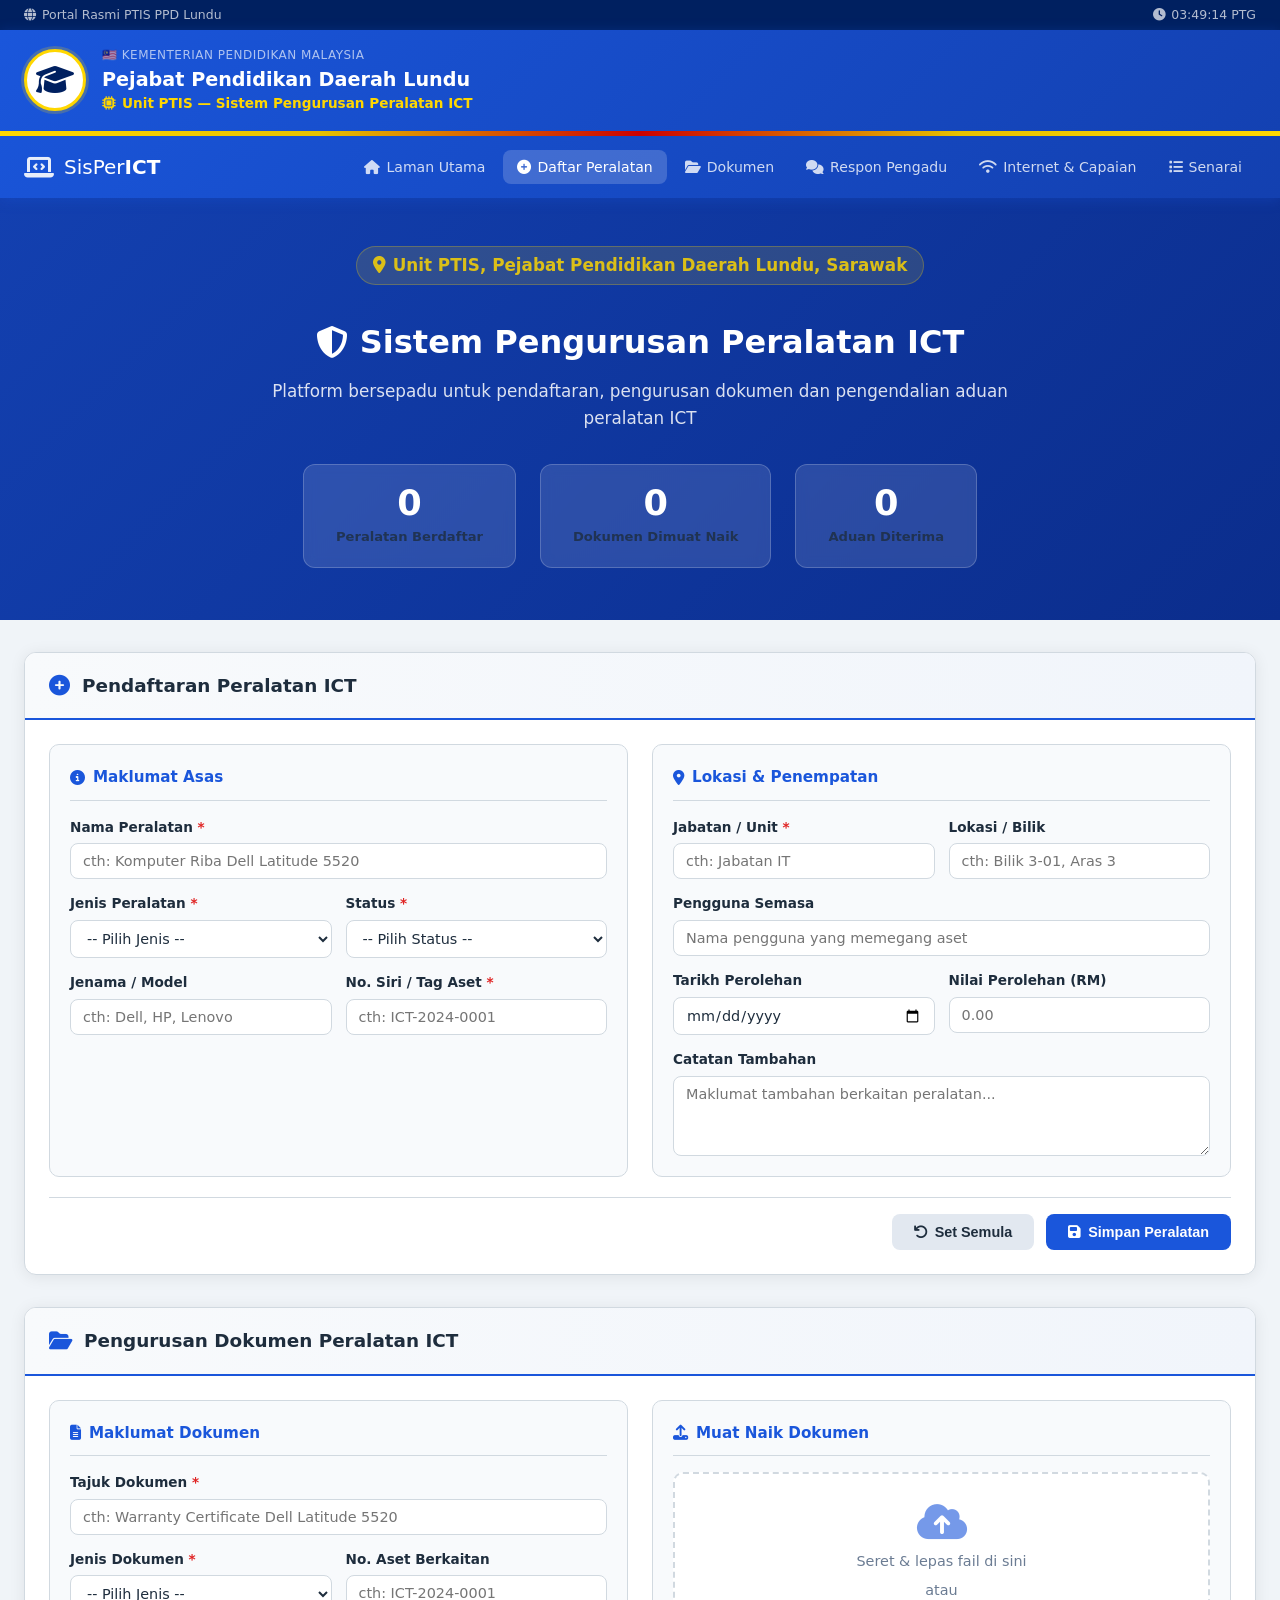
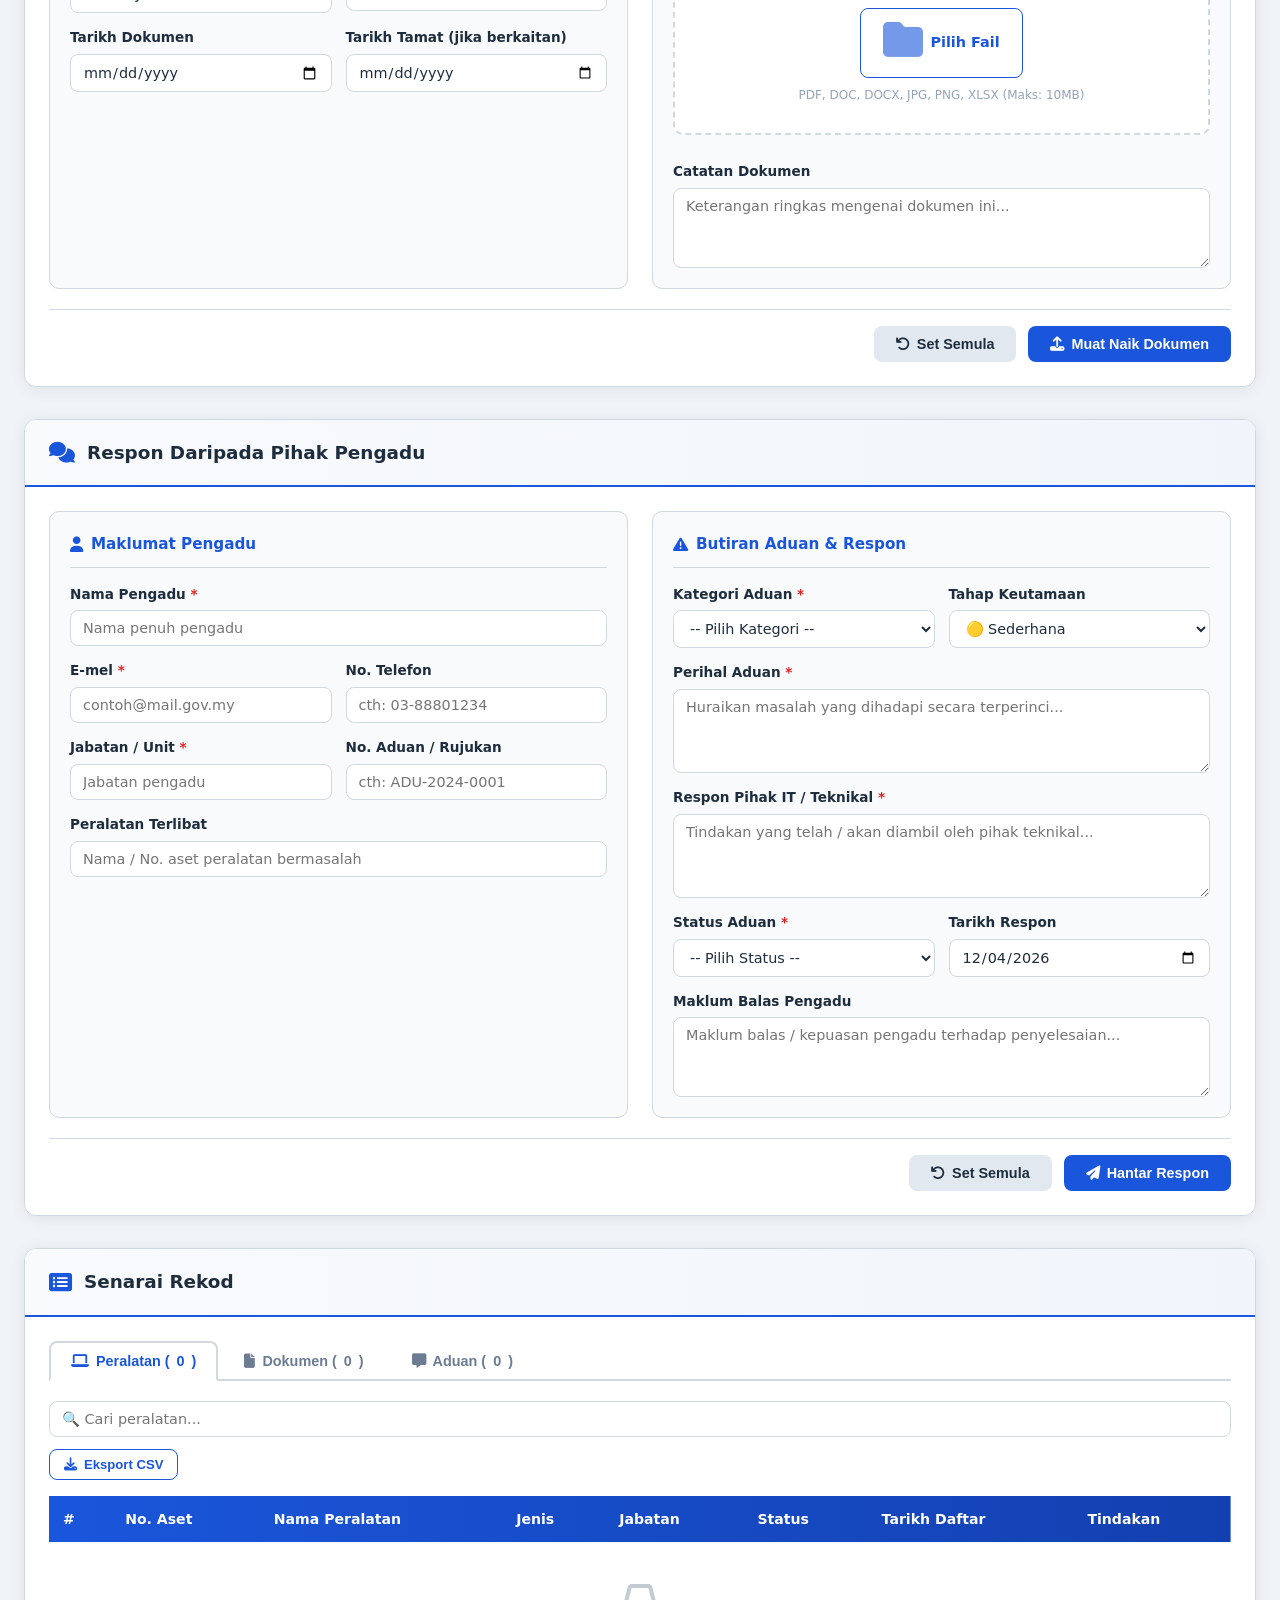
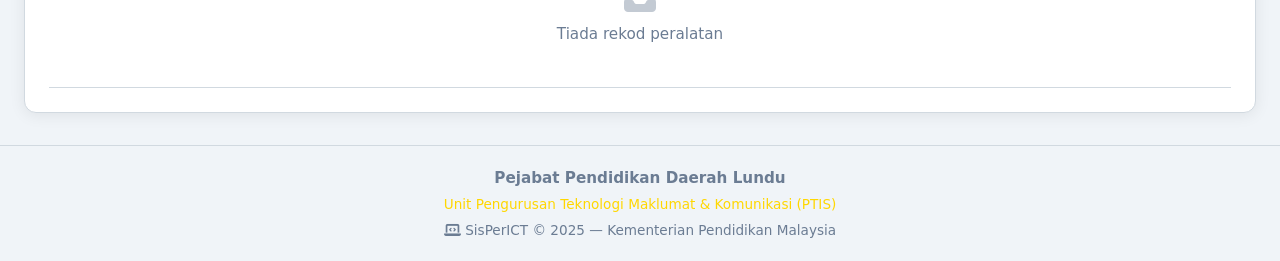
<file: index.html>
<!DOCTYPE html>
<html lang="ms">
<head>
  <meta charset="UTF-8" />
  <meta name="viewport" content="width=device-width, initial-scale=1.0" />
  <title>PTIS PPD Lundu — Sistem Pengurusan Peralatan ICT</title>
  <link rel="stylesheet" href="style.css" />
  <link rel="stylesheet" href="https://cdnjs.cloudflare.com/ajax/libs/font-awesome/6.5.0/css/all.min.css" />
</head>
<body>

  <!-- TOPBAR -->
  <div class="topbar-rasmi">
    <span><i class="fas fa-globe"></i> Portal Rasmi PTIS PPD Lundu</span>
    <span><i class="fas fa-clock"></i> <span id="masaHeader"></span></span>
  </div>

  <!-- HEADER RASMI -->
  <header class="header">
    <div class="header-brand-bar">
      <div class="header-logo-wrap">
        <i class="fas fa-graduation-cap"></i>
      </div>
      <div class="header-brand-text">
        <div class="header-kementerian">🇲🇾 Kementerian Pendidikan Malaysia</div>
        <div class="header-jabatan">Pejabat Pendidikan Daerah Lundu</div>
        <div class="header-unit"><i class="fas fa-microchip"></i> Unit PTIS — Sistem Pengurusan Peralatan ICT</div>
      </div>
    </div>
    <div class="header-stripe"></div>
    <div class="header-inner">
      <div class="logo">
        <i class="fas fa-laptop-code"></i>
        <span>SisPer<strong>ICT</strong></span>
      </div>
      <nav class="nav">
        <a href="homepage.html" class="nav-link"><i class="fas fa-home"></i> Laman Utama</a>
        <a href="#pendaftaran" class="nav-link active"><i class="fas fa-plus-circle"></i> Daftar Peralatan</a>
        <a href="#dokumen" class="nav-link"><i class="fas fa-folder-open"></i> Dokumen</a>
        <a href="#respon" class="nav-link"><i class="fas fa-comments"></i> Respon Pengadu</a>
        <a href="internet.html" class="nav-link"><i class="fas fa-wifi"></i> Internet &amp; Capaian</a>
        <a href="#senarai" class="nav-link"><i class="fas fa-list"></i> Senarai</a>
      </nav>
    </div>
  </header>

  <!-- HERO BANNER -->
  <section class="hero">
    <div class="hero-content">
      <p class="hero-org-label"><i class="fas fa-map-marker-alt"></i> Unit PTIS, Pejabat Pendidikan Daerah Lundu, Sarawak</p>
      <h1><i class="fas fa-shield-halved"></i> Sistem Pengurusan Peralatan ICT</h1>
      <p>Platform bersepadu untuk pendaftaran, pengurusan dokumen dan pengendalian aduan peralatan ICT</p>
      <div class="hero-stats">
        <div class="stat-box"><span id="totalPeralatan">0</span><label>Peralatan Berdaftar</label></div>
        <div class="stat-box"><span id="totalDokumen">0</span><label>Dokumen Dimuat Naik</label></div>
        <div class="stat-box"><span id="totalAduan">0</span><label>Aduan Diterima</label></div>
      </div>
    </div>
  </section>

  <main class="main-container">

    <!-- ===== SECTION 1: PENDAFTARAN PERALATAN ===== -->
    <section id="pendaftaran" class="card">
      <div class="card-header">
        <i class="fas fa-plus-circle"></i>
        <h2>Pendaftaran Peralatan ICT</h2>
      </div>
      <div class="card-body">
        <form id="formPeralatan" novalidate>

          <div class="form-grid">
            <!-- Maklumat Asas -->
            <div class="form-section">
              <h3><i class="fas fa-info-circle"></i> Maklumat Asas</h3>

              <div class="form-group">
                <label for="namaPeralatan">Nama Peralatan <span class="required">*</span></label>
                <input type="text" id="namaPeralatan" placeholder="cth: Komputer Riba Dell Latitude 5520" required />
                <span class="error-msg">Sila masukkan nama peralatan.</span>
              </div>

              <div class="form-row">
                <div class="form-group">
                  <label for="jenisPeralatan">Jenis Peralatan <span class="required">*</span></label>
                  <select id="jenisPeralatan" required>
                    <option value="">-- Pilih Jenis --</option>
                    <option value="Komputer Riba">Komputer Riba</option>
                    <option value="Komputer Meja">Komputer Meja</option>
                    <option value="Tablet">Tablet</option>
                    <option value="Pencetak">Pencetak</option>
                    <option value="Pengimbas">Pengimbas</option>
                    <option value="Projektor">Projektor</option>
                    <option value="Pelayan (Server)">Pelayan (Server)</option>
                    <option value="Rangkaian">Peralatan Rangkaian</option>
                    <option value="Telefon">Telefon / VoIP</option>
                    <option value="Lain-lain">Lain-lain</option>
                  </select>
                  <span class="error-msg">Sila pilih jenis peralatan.</span>
                </div>

                <div class="form-group">
                  <label for="statusPeralatan">Status <span class="required">*</span></label>
                  <select id="statusPeralatan" required>
                    <option value="">-- Pilih Status --</option>
                    <option value="Aktif">✅ Aktif</option>
                    <option value="Rosak">🔴 Rosak</option>
                    <option value="Penyelenggaraan">🔧 Dalam Penyelenggaraan</option>
                    <option value="Lupus">⚫ Dilupuskan</option>
                  </select>
                  <span class="error-msg">Sila pilih status peralatan.</span>
                </div>
              </div>

              <div class="form-row">
                <div class="form-group">
                  <label for="jenama">Jenama / Model</label>
                  <input type="text" id="jenama" placeholder="cth: Dell, HP, Lenovo" />
                </div>
                <div class="form-group">
                  <label for="noSiri">No. Siri / Tag Aset <span class="required">*</span></label>
                  <input type="text" id="noSiri" placeholder="cth: ICT-2024-0001" required />
                  <span class="error-msg">Sila masukkan nombor siri.</span>
                </div>
              </div>
            </div>

            <!-- Maklumat Lokasi -->
            <div class="form-section">
              <h3><i class="fas fa-map-marker-alt"></i> Lokasi & Penempatan</h3>

              <div class="form-row">
                <div class="form-group">
                  <label for="jabatan">Jabatan / Unit <span class="required">*</span></label>
                  <input type="text" id="jabatan" placeholder="cth: Jabatan IT" required />
                  <span class="error-msg">Sila masukkan jabatan.</span>
                </div>
                <div class="form-group">
                  <label for="lokasi">Lokasi / Bilik</label>
                  <input type="text" id="lokasi" placeholder="cth: Bilik 3-01, Aras 3" />
                </div>
              </div>

              <div class="form-group">
                <label for="penggunaSemasa">Pengguna Semasa</label>
                <input type="text" id="penggunaSemasa" placeholder="Nama pengguna yang memegang aset" />
              </div>

              <div class="form-row">
                <div class="form-group">
                  <label for="tarikhPerolehan">Tarikh Perolehan</label>
                  <input type="date" id="tarikhPerolehan" />
                </div>
                <div class="form-group">
                  <label for="nilaiPerolehan">Nilai Perolehan (RM)</label>
                  <input type="number" id="nilaiPerolehan" placeholder="0.00" min="0" step="0.01" />
                </div>
              </div>

              <div class="form-group">
                <label for="catatanPeralatan">Catatan Tambahan</label>
                <textarea id="catatanPeralatan" rows="3" placeholder="Maklumat tambahan berkaitan peralatan..."></textarea>
              </div>
            </div>
          </div>

          <div class="form-actions">
            <button type="reset" class="btn btn-secondary"><i class="fas fa-undo"></i> Set Semula</button>
            <button type="submit" class="btn btn-primary"><i class="fas fa-save"></i> Simpan Peralatan</button>
          </div>
        </form>
      </div>
    </section>

    <!-- ===== SECTION 2: DOKUMEN PERALATAN ===== -->
    <section id="dokumen" class="card">
      <div class="card-header">
        <i class="fas fa-folder-open"></i>
        <h2>Pengurusan Dokumen Peralatan ICT</h2>
      </div>
      <div class="card-body">
        <form id="formDokumen" novalidate>

          <div class="form-grid">
            <div class="form-section">
              <h3><i class="fas fa-file-alt"></i> Maklumat Dokumen</h3>

              <div class="form-group">
                <label for="tajukDokumen">Tajuk Dokumen <span class="required">*</span></label>
                <input type="text" id="tajukDokumen" placeholder="cth: Warranty Certificate Dell Latitude 5520" required />
                <span class="error-msg">Sila masukkan tajuk dokumen.</span>
              </div>

              <div class="form-row">
                <div class="form-group">
                  <label for="jenisDokumen">Jenis Dokumen <span class="required">*</span></label>
                  <select id="jenisDokumen" required>
                    <option value="">-- Pilih Jenis --</option>
                    <option value="Waranti">📋 Sijil Waranti</option>
                    <option value="Invois">🧾 Invois / Resit</option>
                    <option value="Manual">📖 Manual Pengguna</option>
                    <option value="Laporan Teknikal">🔧 Laporan Teknikal</option>
                    <option value="Surat Keputusan">📝 Surat Keputusan</option>
                    <option value="Borang Lupus">🗑️ Borang Pelupusan</option>
                    <option value="Lain-lain">📁 Lain-lain</option>
                  </select>
                  <span class="error-msg">Sila pilih jenis dokumen.</span>
                </div>

                <div class="form-group">
                  <label for="asetBerkaitan">No. Aset Berkaitan</label>
                  <input type="text" id="asetBerkaitan" placeholder="cth: ICT-2024-0001" />
                </div>
              </div>

              <div class="form-row">
                <div class="form-group">
                  <label for="tarikhDokumen">Tarikh Dokumen</label>
                  <input type="date" id="tarikhDokumen" />
                </div>
                <div class="form-group">
                  <label for="tarikhTamat">Tarikh Tamat (jika berkaitan)</label>
                  <input type="date" id="tarikhTamat" />
                </div>
              </div>
            </div>

            <div class="form-section">
              <h3><i class="fas fa-upload"></i> Muat Naik Dokumen</h3>

              <div class="upload-zone" id="uploadZone">
                <i class="fas fa-cloud-upload-alt"></i>
                <p>Seret & lepas fail di sini</p>
                <p class="upload-sub">atau</p>
                <label for="fileDokumen" class="btn btn-outline">
                  <i class="fas fa-folder"></i> Pilih Fail
                </label>
                <input type="file" id="fileDokumen" accept=".pdf,.doc,.docx,.jpg,.jpeg,.png,.xlsx" multiple hidden />
                <p class="upload-hint">PDF, DOC, DOCX, JPG, PNG, XLSX (Maks: 10MB)</p>
              </div>

              <div id="fileList" class="file-list"></div>

              <div class="form-group">
                <label for="catatanDokumen">Catatan Dokumen</label>
                <textarea id="catatanDokumen" rows="3" placeholder="Keterangan ringkas mengenai dokumen ini..."></textarea>
              </div>
            </div>
          </div>

          <div class="form-actions">
            <button type="reset" class="btn btn-secondary" id="resetDokumen"><i class="fas fa-undo"></i> Set Semula</button>
            <button type="submit" class="btn btn-primary"><i class="fas fa-upload"></i> Muat Naik Dokumen</button>
          </div>
        </form>
      </div>
    </section>

    <!-- ===== SECTION 3: RESPON PENGADU ===== -->
    <section id="respon" class="card">
      <div class="card-header">
        <i class="fas fa-comments"></i>
        <h2>Respon Daripada Pihak Pengadu</h2>
      </div>
      <div class="card-body">
        <form id="formRespon" novalidate>

          <div class="form-grid">
            <div class="form-section">
              <h3><i class="fas fa-user"></i> Maklumat Pengadu</h3>

              <div class="form-group">
                <label for="namaPengadu">Nama Pengadu <span class="required">*</span></label>
                <input type="text" id="namaPengadu" placeholder="Nama penuh pengadu" required />
                <span class="error-msg">Sila masukkan nama pengadu.</span>
              </div>

              <div class="form-row">
                <div class="form-group">
                  <label for="emailPengadu">E-mel <span class="required">*</span></label>
                  <input type="email" id="emailPengadu" placeholder="contoh@mail.gov.my" required />
                  <span class="error-msg">Sila masukkan e-mel yang sah.</span>
                </div>
                <div class="form-group">
                  <label for="noTelPengadu">No. Telefon</label>
                  <input type="tel" id="noTelPengadu" placeholder="cth: 03-88801234" />
                </div>
              </div>

              <div class="form-row">
                <div class="form-group">
                  <label for="jabatanPengadu">Jabatan / Unit <span class="required">*</span></label>
                  <input type="text" id="jabatanPengadu" placeholder="Jabatan pengadu" required />
                  <span class="error-msg">Sila masukkan jabatan.</span>
                </div>
                <div class="form-group">
                  <label for="noAduan">No. Aduan / Rujukan</label>
                  <input type="text" id="noAduan" placeholder="cth: ADU-2024-0001" />
                </div>
              </div>

              <div class="form-group">
                <label for="peralatanTerlibat">Peralatan Terlibat</label>
                <input type="text" id="peralatanTerlibat" placeholder="Nama / No. aset peralatan bermasalah" />
              </div>
            </div>

            <div class="form-section">
              <h3><i class="fas fa-exclamation-triangle"></i> Butiran Aduan & Respon</h3>

              <div class="form-row">
                <div class="form-group">
                  <label for="kategoriAduan">Kategori Aduan <span class="required">*</span></label>
                  <select id="kategoriAduan" required>
                    <option value="">-- Pilih Kategori --</option>
                    <option value="Kerosakan Perkakasan">🖥️ Kerosakan Perkakasan</option>
                    <option value="Masalah Perisian">💾 Masalah Perisian</option>
                    <option value="Masalah Rangkaian">🌐 Masalah Rangkaian</option>
                    <option value="Peralatan Hilang">🔍 Peralatan Hilang</option>
                    <option value="Penyelenggaraan">🔧 Permintaan Penyelenggaraan</option>
                    <option value="Lain-lain">📋 Lain-lain</option>
                  </select>
                  <span class="error-msg">Sila pilih kategori aduan.</span>
                </div>

                <div class="form-group">
                  <label for="tahapKeutamaan">Tahap Keutamaan</label>
                  <select id="tahapKeutamaan">
                    <option value="Rendah">🟢 Rendah</option>
                    <option value="Sederhana" selected>🟡 Sederhana</option>
                    <option value="Tinggi">🟠 Tinggi</option>
                    <option value="Kritikal">🔴 Kritikal</option>
                  </select>
                </div>
              </div>

              <div class="form-group">
                <label for="perihalAduan">Perihal Aduan <span class="required">*</span></label>
                <textarea id="perihalAduan" rows="4" placeholder="Huraikan masalah yang dihadapi secara terperinci..." required></textarea>
                <span class="error-msg">Sila masukkan perihal aduan.</span>
              </div>

              <div class="form-group">
                <label for="responPihakIT">Respon Pihak IT / Teknikal <span class="required">*</span></label>
                <textarea id="responPihakIT" rows="4" placeholder="Tindakan yang telah / akan diambil oleh pihak teknikal..." required></textarea>
                <span class="error-msg">Sila masukkan respon pihak IT.</span>
              </div>

              <div class="form-row">
                <div class="form-group">
                  <label for="statusAduan">Status Aduan <span class="required">*</span></label>
                  <select id="statusAduan" required>
                    <option value="">-- Pilih Status --</option>
                    <option value="Baru">🆕 Baru Diterima</option>
                    <option value="Dalam Proses">⚙️ Dalam Proses</option>
                    <option value="Menunggu">⏳ Menunggu Alat Ganti</option>
                    <option value="Selesai">✅ Selesai</option>
                    <option value="Ditutup">🔒 Ditutup</option>
                  </select>
                  <span class="error-msg">Sila pilih status aduan.</span>
                </div>

                <div class="form-group">
                  <label for="tarikhRespon">Tarikh Respon</label>
                  <input type="date" id="tarikhRespon" />
                </div>
              </div>

              <div class="form-group">
                <label for="maklumBalas">Maklum Balas Pengadu</label>
                <textarea id="maklumBalas" rows="3" placeholder="Maklum balas / kepuasan pengadu terhadap penyelesaian..."></textarea>
              </div>
            </div>
          </div>

          <div class="form-actions">
            <button type="reset" class="btn btn-secondary"><i class="fas fa-undo"></i> Set Semula</button>
            <button type="submit" class="btn btn-primary"><i class="fas fa-paper-plane"></i> Hantar Respon</button>
          </div>
        </form>
      </div>
    </section>

    <!-- ===== SECTION 4: SENARAI REKOD ===== -->
    <section id="senarai" class="card">
      <div class="card-header">
        <i class="fas fa-list-alt"></i>
        <h2>Senarai Rekod</h2>
      </div>
      <div class="card-body">

        <!-- Tab Navigation -->
        <div class="tab-nav">
          <button class="tab-btn active" data-tab="tabPeralatan">
            <i class="fas fa-laptop"></i> Peralatan (<span id="countPeralatan">0</span>)
          </button>
          <button class="tab-btn" data-tab="tabDokumen">
            <i class="fas fa-file"></i> Dokumen (<span id="countDokumen">0</span>)
          </button>
          <button class="tab-btn" data-tab="tabAduan">
            <i class="fas fa-comment-alt"></i> Aduan (<span id="countAduan">0</span>)
          </button>
        </div>

        <!-- Tab: Peralatan -->
        <div id="tabPeralatan" class="tab-content active">
          <div class="table-toolbar">
            <input type="text" id="cariPeralatan" placeholder="🔍 Cari peralatan..." class="search-input" />
            <button class="btn btn-sm btn-outline" onclick="exportCSV('peralatan')"><i class="fas fa-download"></i> Eksport CSV</button>
          </div>
          <div class="table-wrapper">
            <table id="tablePeralatan">
              <thead>
                <tr>
                  <th>#</th>
                  <th>No. Aset</th>
                  <th>Nama Peralatan</th>
                  <th>Jenis</th>
                  <th>Jabatan</th>
                  <th>Status</th>
                  <th>Tarikh Daftar</th>
                  <th>Tindakan</th>
                </tr>
              </thead>
              <tbody id="bodyPeralatan">
                <tr class="empty-row">
                  <td colspan="8"><i class="fas fa-inbox"></i> Tiada rekod peralatan</td>
                </tr>
              </tbody>
            </table>
          </div>
        </div>

        <!-- Tab: Dokumen -->
        <div id="tabDokumen" class="tab-content">
          <div class="table-toolbar">
            <input type="text" id="cariDokumen" placeholder="🔍 Cari dokumen..." class="search-input" />
            <button class="btn btn-sm btn-outline" onclick="exportCSV('dokumen')"><i class="fas fa-download"></i> Eksport CSV</button>
          </div>
          <div class="table-wrapper">
            <table id="tableDokumen">
              <thead>
                <tr>
                  <th>#</th>
                  <th>Tajuk Dokumen</th>
                  <th>Jenis</th>
                  <th>No. Aset</th>
                  <th>Tarikh</th>
                  <th>Fail</th>
                  <th>Tindakan</th>
                </tr>
              </thead>
              <tbody id="bodyDokumen">
                <tr class="empty-row">
                  <td colspan="7"><i class="fas fa-inbox"></i> Tiada rekod dokumen</td>
                </tr>
              </tbody>
            </table>
          </div>
        </div>

        <!-- Tab: Aduan -->
        <div id="tabAduan" class="tab-content">
          <div class="table-toolbar">
            <input type="text" id="cariAduan" placeholder="🔍 Cari aduan..." class="search-input" />
            <button class="btn btn-sm btn-outline" onclick="exportCSV('aduan')"><i class="fas fa-download"></i> Eksport CSV</button>
          </div>
          <div class="table-wrapper">
            <table id="tableAduan">
              <thead>
                <tr>
                  <th>#</th>
                  <th>No. Aduan</th>
                  <th>Pengadu</th>
                  <th>Kategori</th>
                  <th>Keutamaan</th>
                  <th>Status</th>
                  <th>Tarikh Respon</th>
                  <th>Tindakan</th>
                </tr>
              </thead>
              <tbody id="bodyAduan">
                <tr class="empty-row">
                  <td colspan="8"><i class="fas fa-inbox"></i> Tiada rekod aduan</td>
                </tr>
              </tbody>
            </table>
          </div>
        </div>

      </div>
    </section>

  </main>

  <!-- TOAST NOTIFICATION -->
  <div id="toast" class="toast"></div>

  <!-- MODAL VIEW -->
  <div id="modal" class="modal-overlay" hidden>
    <div class="modal-box">
      <div class="modal-header">
        <h3 id="modalTitle">Maklumat Rekod</h3>
        <button onclick="closeModal()" class="modal-close"><i class="fas fa-times"></i></button>
      </div>
      <div id="modalBody" class="modal-body"></div>
      <div class="modal-footer">
        <button onclick="closeModal()" class="btn btn-secondary">Tutup</button>
      </div>
    </div>
  </div>

  <!-- FOOTER -->
  <footer class="footer">
    <p style="font-weight:700; font-size:.95rem;">Pejabat Pendidikan Daerah Lundu</p>
    <p style="color:#FFD700; font-size:.85rem; margin:4px 0;">Unit Pengurusan Teknologi Maklumat &amp; Komunikasi (PTIS)</p>
    <p><i class="fas fa-laptop-code"></i> SisPerICT &copy; 2025 — Kementerian Pendidikan Malaysia</p>
  </footer>

  <script>
    function updateHeaderClock() {
      const el = document.getElementById('masaHeader');
      if (el) el.textContent = new Date().toLocaleTimeString('ms-MY', {
        hour: '2-digit', minute: '2-digit', second: '2-digit'
      });
    }
    updateHeaderClock();
    setInterval(updateHeaderClock, 1000);
  </script>

  <script src="app.js"></script>
</body>
</html>
</file>
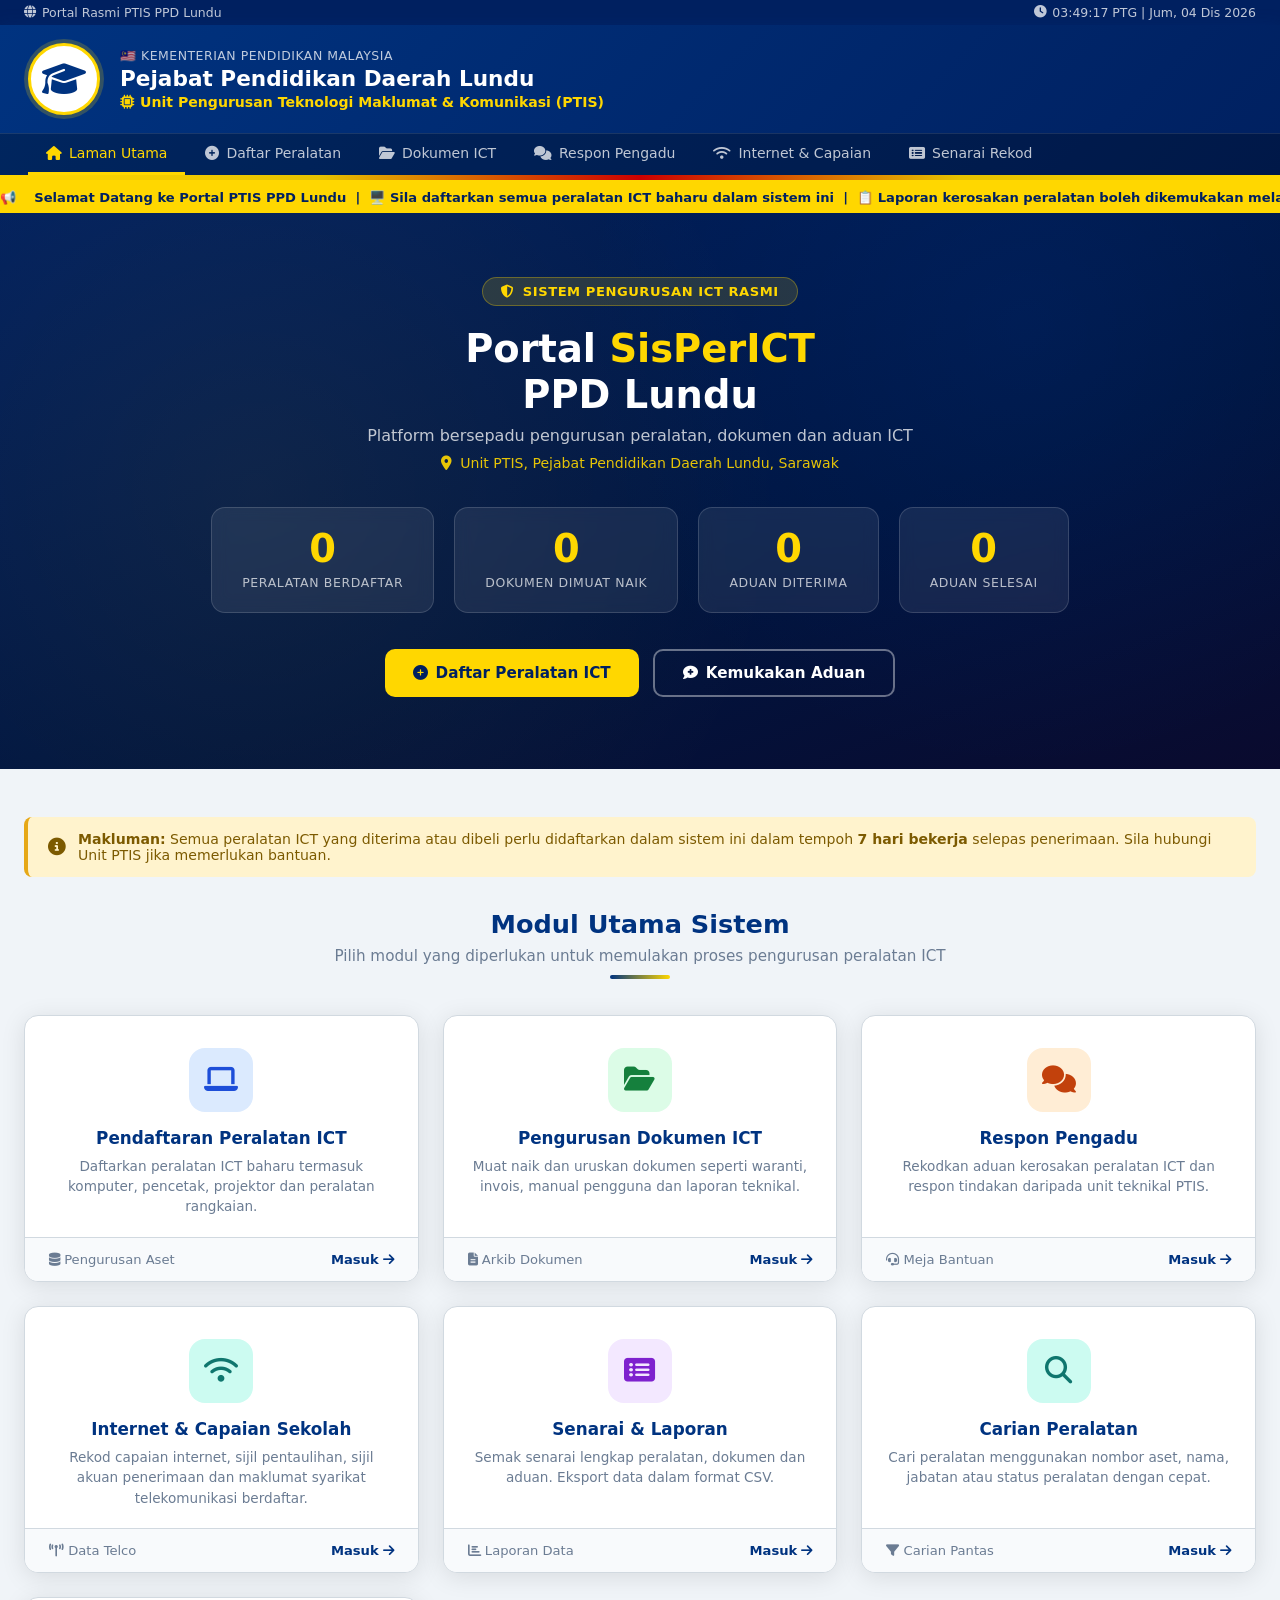
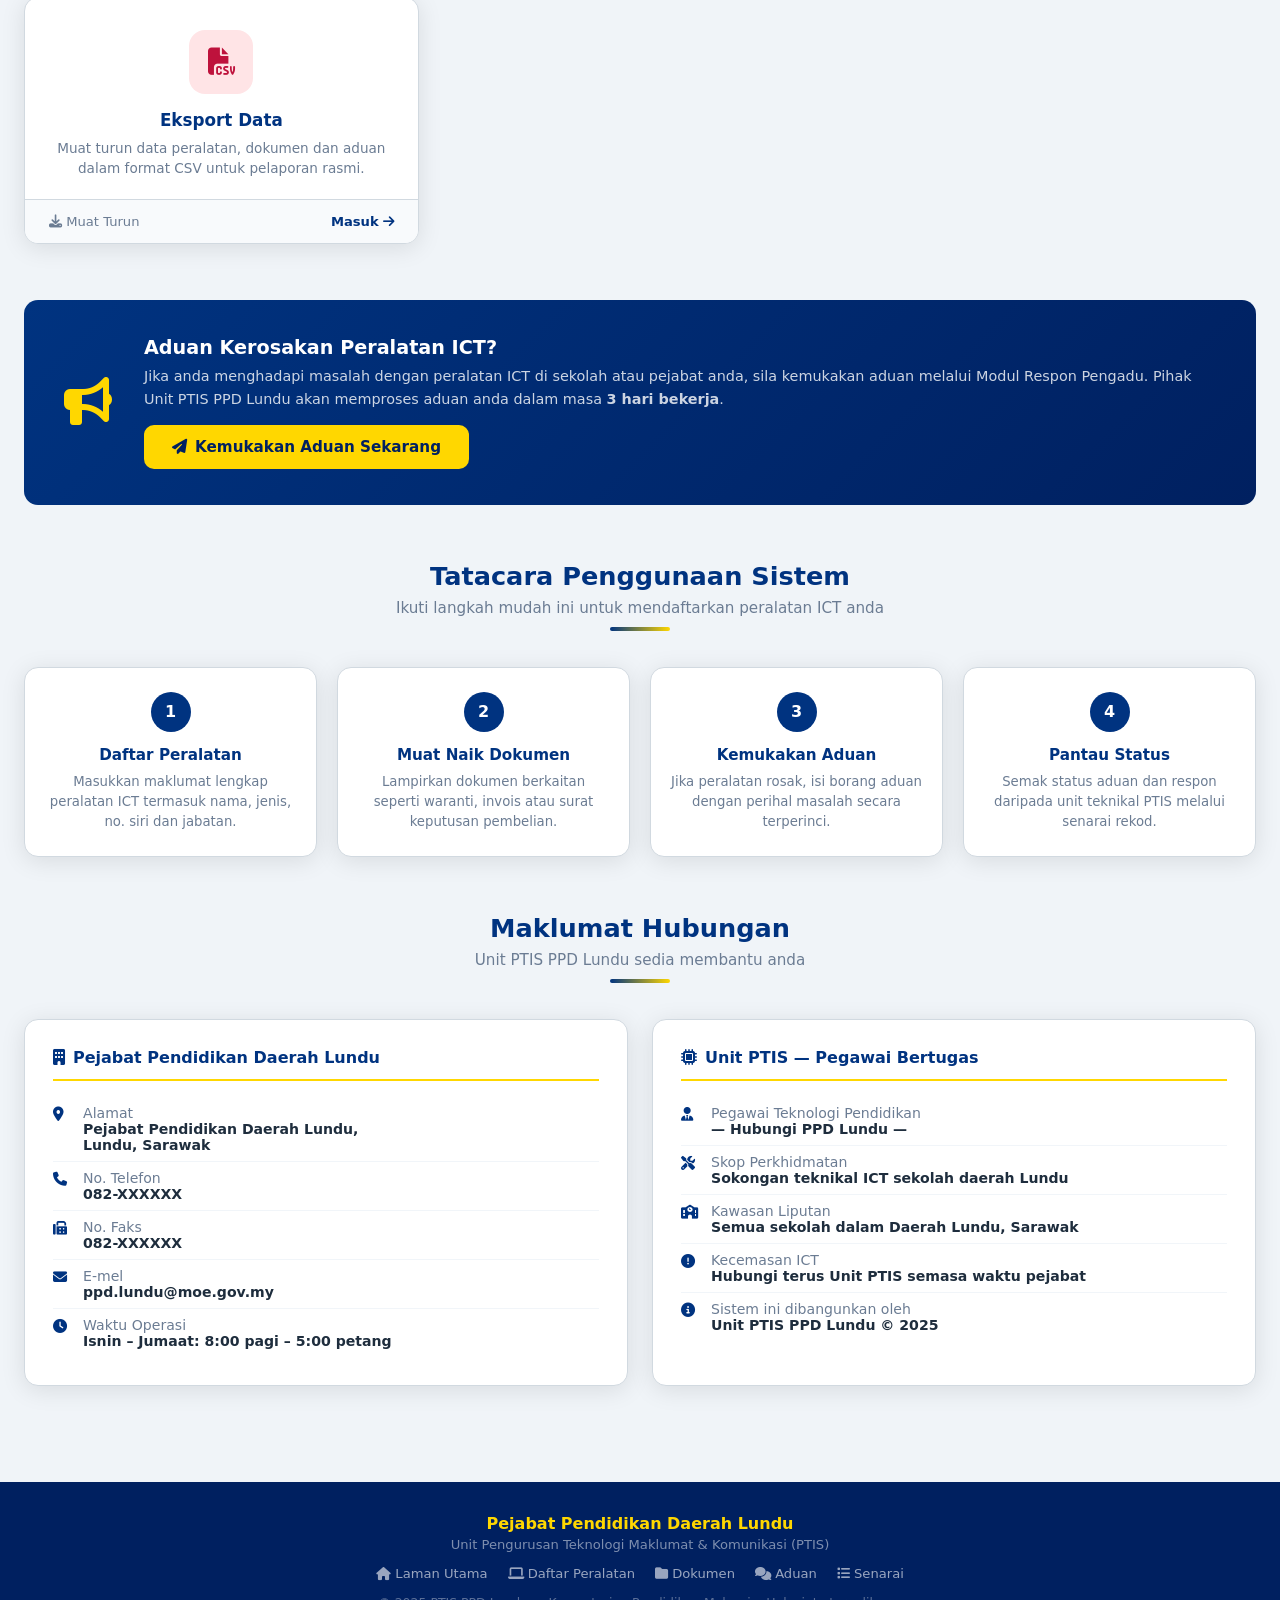
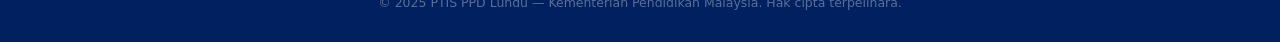
<file: homepage.html>
<!DOCTYPE html>
<html lang="ms">
<head>
  <meta charset="UTF-8" />
  <meta name="viewport" content="width=device-width, initial-scale=1.0" />
  <title>PTIS PPD Lundu — Sistem Pengurusan Peralatan ICT</title>
  <link rel="stylesheet" href="https://cdnjs.cloudflare.com/ajax/libs/font-awesome/6.5.0/css/all.min.css" />
  <style>
    *, *::before, *::after { box-sizing: border-box; margin: 0; padding: 0; }

    :root {
      --navy:    #003380;
      --navy-dk: #002060;
      --gold:    #FFD700;
      --gold-dk: #e6c200;
      --red:     #cc0001;
      --bg:      #f0f4f8;
      --surface: #ffffff;
      --border:  #d1d9e0;
      --text:    #1e2d3d;
      --muted:   #6b7c93;
      --radius:  14px;
      --shadow:  0 4px 24px rgba(0,0,0,.10);
    }

    html { scroll-behavior: smooth; }

    body {
      font-family: 'Segoe UI', system-ui, -apple-system, sans-serif;
      background: var(--bg);
      color: var(--text);
      min-height: 100vh;
    }

    /* ======= TOPBAR KERAJAAN ======= */
    .topbar {
      background: var(--navy-dk);
      color: rgba(255,255,255,.75);
      font-size: .78rem;
      padding: 5px 24px;
      display: flex;
      justify-content: space-between;
      align-items: center;
    }
    .topbar span { display: flex; align-items: center; gap: 6px; }

    /* ======= HEADER RASMI ======= */
    .header-rasmi {
      background: linear-gradient(135deg, var(--navy) 0%, var(--navy-dk) 100%);
      padding: 0;
      box-shadow: 0 3px 16px rgba(0,51,128,.35);
    }

    .header-brand {
      max-width: 1300px;
      margin: 0 auto;
      padding: 18px 28px;
      display: flex;
      align-items: center;
      gap: 20px;
    }

    .logo-wrap {
      width: 72px;
      height: 72px;
      background: #fff;
      border-radius: 50%;
      display: flex;
      align-items: center;
      justify-content: center;
      flex-shrink: 0;
      border: 3px solid var(--gold);
      box-shadow: 0 0 0 4px rgba(255,215,0,.2);
    }

    .logo-wrap i {
      font-size: 2.2rem;
      color: var(--navy);
    }

    .brand-text { color: #fff; }

    .brand-text .kementerian {
      font-size: .78rem;
      opacity: .75;
      letter-spacing: .04em;
      text-transform: uppercase;
      font-weight: 500;
    }

    .brand-text .jabatan {
      font-size: 1.35rem;
      font-weight: 700;
      line-height: 1.2;
      margin: 3px 0;
    }

    .brand-text .unit {
      font-size: .88rem;
      color: var(--gold);
      font-weight: 600;
      display: flex;
      align-items: center;
      gap: 6px;
    }

    /* Gold divider */
    .header-stripe {
      height: 5px;
      background: linear-gradient(to right, var(--gold), var(--gold-dk), var(--red), var(--gold-dk), var(--gold));
    }

    /* ======= NAV ======= */
    .header-nav {
      background: rgba(0,0,0,.25);
      border-top: 1px solid rgba(255,255,255,.1);
    }

    .nav-inner {
      max-width: 1300px;
      margin: 0 auto;
      padding: 0 28px;
      display: flex;
      align-items: center;
      gap: 2px;
      overflow-x: auto;
    }

    .nav-link {
      color: rgba(255,255,255,.75);
      text-decoration: none;
      padding: 11px 18px;
      font-size: .875rem;
      font-weight: 500;
      display: flex;
      align-items: center;
      gap: 7px;
      white-space: nowrap;
      border-bottom: 3px solid transparent;
      transition: all .2s;
    }

    .nav-link:hover { color: #fff; background: rgba(255,255,255,.08); }
    .nav-link.active { color: var(--gold); border-bottom-color: var(--gold); }

    /* ======= HERO ======= */
    .hero {
      background: linear-gradient(160deg, var(--navy-dk) 0%, #001540 60%, #0a0a2e 100%);
      color: #fff;
      padding: 64px 24px 72px;
      text-align: center;
      position: relative;
      overflow: hidden;
    }

    .hero::before {
      content: '';
      position: absolute;
      inset: 0;
      background:
        radial-gradient(circle at 20% 50%, rgba(255,215,0,.06) 0%, transparent 50%),
        radial-gradient(circle at 80% 20%, rgba(0,100,255,.08) 0%, transparent 40%);
    }

    .hero-content { max-width: 860px; margin: 0 auto; position: relative; }

    .hero-badge {
      display: inline-flex;
      align-items: center;
      gap: 8px;
      background: rgba(255,215,0,.15);
      border: 1px solid rgba(255,215,0,.3);
      color: var(--gold);
      padding: 6px 18px;
      border-radius: 30px;
      font-size: .82rem;
      font-weight: 600;
      letter-spacing: .04em;
      margin-bottom: 20px;
    }

    .hero h1 {
      font-size: 2.4rem;
      font-weight: 800;
      line-height: 1.2;
      margin-bottom: 8px;
    }

    .hero h1 span { color: var(--gold); }

    .hero-sub {
      font-size: 1rem;
      opacity: .75;
      margin-bottom: 10px;
    }

    .hero-org {
      font-size: .88rem;
      color: var(--gold);
      opacity: .9;
      margin-bottom: 36px;
      display: flex;
      align-items: center;
      justify-content: center;
      gap: 8px;
    }

    /* ======= STATS ======= */
    .stats-row {
      display: flex;
      justify-content: center;
      gap: 20px;
      flex-wrap: wrap;
      margin-bottom: 36px;
    }

    .stat-card {
      background: rgba(255,255,255,.08);
      border: 1px solid rgba(255,255,255,.15);
      border-radius: var(--radius);
      padding: 22px 30px;
      min-width: 150px;
      text-align: center;
      backdrop-filter: blur(8px);
      transition: transform .2s, background .2s;
    }

    .stat-card:hover {
      transform: translateY(-4px);
      background: rgba(255,255,255,.13);
    }

    .stat-card .num {
      font-size: 2.4rem;
      font-weight: 800;
      color: var(--gold);
      line-height: 1;
      display: block;
    }

    .stat-card .lbl {
      font-size: .78rem;
      opacity: .7;
      margin-top: 6px;
      display: block;
      text-transform: uppercase;
      letter-spacing: .05em;
    }

    /* ======= CTA BUTTONS ======= */
    .hero-cta {
      display: flex;
      justify-content: center;
      gap: 14px;
      flex-wrap: wrap;
    }

    .btn {
      display: inline-flex;
      align-items: center;
      gap: 8px;
      padding: 13px 28px;
      border-radius: 10px;
      font-size: .95rem;
      font-weight: 700;
      cursor: pointer;
      text-decoration: none;
      border: none;
      transition: all .2s;
    }

    .btn-gold {
      background: var(--gold);
      color: var(--navy-dk);
    }

    .btn-gold:hover {
      background: var(--gold-dk);
      transform: translateY(-2px);
      box-shadow: 0 6px 20px rgba(255,215,0,.3);
    }

    .btn-outline-white {
      background: transparent;
      color: #fff;
      border: 2px solid rgba(255,255,255,.4);
    }

    .btn-outline-white:hover {
      background: rgba(255,255,255,.1);
      border-color: #fff;
    }

    /* ======= MAIN ======= */
    .main { max-width: 1300px; margin: 0 auto; padding: 48px 24px; }

    /* ======= SECTION TITLE ======= */
    .section-title {
      text-align: center;
      margin-bottom: 36px;
    }

    .section-title h2 {
      font-size: 1.6rem;
      font-weight: 700;
      color: var(--navy);
      margin-bottom: 8px;
    }

    .section-title p {
      color: var(--muted);
      font-size: .95rem;
    }

    .title-line {
      width: 60px;
      height: 4px;
      background: linear-gradient(to right, var(--navy), var(--gold));
      border-radius: 2px;
      margin: 10px auto 0;
    }

    /* ======= MODUL CARDS ======= */
    .modul-grid {
      display: grid;
      grid-template-columns: repeat(3, 1fr);
      gap: 24px;
      margin-bottom: 56px;
    }

    @media (max-width: 900px) { .modul-grid { grid-template-columns: 1fr 1fr; } }
    @media (max-width: 560px) { .modul-grid { grid-template-columns: 1fr; } }

    .modul-card {
      background: var(--surface);
      border-radius: var(--radius);
      box-shadow: var(--shadow);
      border: 1px solid var(--border);
      overflow: hidden;
      transition: transform .25s, box-shadow .25s;
      text-decoration: none;
      color: inherit;
      display: flex;
      flex-direction: column;
    }

    .modul-card:hover {
      transform: translateY(-6px);
      box-shadow: 0 12px 40px rgba(0,51,128,.15);
    }

    .modul-top {
      padding: 32px 24px 20px;
      text-align: center;
    }

    .modul-icon {
      width: 64px;
      height: 64px;
      border-radius: 16px;
      display: flex;
      align-items: center;
      justify-content: center;
      margin: 0 auto 16px;
      font-size: 1.7rem;
    }

    .icon-blue   { background: #dbeafe; color: #1d4ed8; }
    .icon-green  { background: #dcfce7; color: #15803d; }
    .icon-orange { background: #ffedd5; color: #c2410c; }
    .icon-purple { background: #f3e8ff; color: #7e22ce; }
    .icon-teal   { background: #ccfbf1; color: #0f766e; }
    .icon-rose   { background: #ffe4e6; color: #be123c; }

    .modul-top h3 {
      font-size: 1.05rem;
      font-weight: 700;
      color: var(--navy);
      margin-bottom: 8px;
    }

    .modul-top p {
      font-size: .85rem;
      color: var(--muted);
      line-height: 1.5;
    }

    .modul-footer {
      margin-top: auto;
      padding: 14px 24px;
      background: #f8fafc;
      border-top: 1px solid var(--border);
      display: flex;
      align-items: center;
      justify-content: space-between;
      font-size: .82rem;
    }

    .modul-footer span { color: var(--muted); }

    .modul-footer .go {
      color: var(--navy);
      font-weight: 700;
      display: flex;
      align-items: center;
      gap: 4px;
    }

    /* ======= INFO BANNER ======= */
    .info-banner {
      background: linear-gradient(135deg, var(--navy) 0%, var(--navy-dk) 100%);
      border-radius: var(--radius);
      padding: 36px 40px;
      color: #fff;
      display: flex;
      align-items: center;
      gap: 32px;
      margin-bottom: 56px;
      flex-wrap: wrap;
    }

    .info-banner .banner-icon {
      font-size: 3rem;
      color: var(--gold);
      flex-shrink: 0;
    }

    .info-banner h3 {
      font-size: 1.2rem;
      font-weight: 700;
      margin-bottom: 6px;
    }

    .info-banner p {
      opacity: .8;
      font-size: .9rem;
      line-height: 1.6;
    }

    .info-banner .btn { margin-top: 14px; }

    /* ======= TATACARA ======= */
    .tatacara-grid {
      display: grid;
      grid-template-columns: repeat(4, 1fr);
      gap: 20px;
      margin-bottom: 56px;
    }

    @media (max-width: 900px) { .tatacara-grid { grid-template-columns: 1fr 1fr; } }
    @media (max-width: 560px) { .tatacara-grid { grid-template-columns: 1fr; } }

    .step-card {
      background: var(--surface);
      border-radius: var(--radius);
      padding: 24px 20px;
      text-align: center;
      border: 1px solid var(--border);
      box-shadow: var(--shadow);
      position: relative;
    }

    .step-num {
      width: 40px;
      height: 40px;
      background: var(--navy);
      color: #fff;
      border-radius: 50%;
      display: flex;
      align-items: center;
      justify-content: center;
      font-size: 1rem;
      font-weight: 800;
      margin: 0 auto 14px;
    }

    .step-card h4 {
      font-size: .95rem;
      font-weight: 700;
      color: var(--navy);
      margin-bottom: 8px;
    }

    .step-card p {
      font-size: .83rem;
      color: var(--muted);
      line-height: 1.5;
    }

    /* ======= MAKLUMAT PPD ======= */
    .ppd-grid {
      display: grid;
      grid-template-columns: 1fr 1fr;
      gap: 24px;
      margin-bottom: 48px;
    }

    @media (max-width: 700px) { .ppd-grid { grid-template-columns: 1fr; } }

    .ppd-card {
      background: var(--surface);
      border-radius: var(--radius);
      padding: 28px;
      border: 1px solid var(--border);
      box-shadow: var(--shadow);
    }

    .ppd-card h3 {
      font-size: 1rem;
      font-weight: 700;
      color: var(--navy);
      margin-bottom: 16px;
      display: flex;
      align-items: center;
      gap: 8px;
      padding-bottom: 12px;
      border-bottom: 2px solid var(--gold);
    }

    .info-list { list-style: none; }

    .info-list li {
      display: flex;
      align-items: flex-start;
      gap: 12px;
      padding: 8px 0;
      border-bottom: 1px solid #f1f5f9;
      font-size: .88rem;
    }

    .info-list li:last-child { border-bottom: none; }

    .info-list li i {
      color: var(--navy);
      width: 18px;
      flex-shrink: 0;
      margin-top: 2px;
    }

    .info-list li span { color: var(--muted); }
    .info-list li strong { display: block; color: var(--text); }

    /* ======= FOOTER ======= */
    .footer {
      background: var(--navy-dk);
      color: rgba(255,255,255,.7);
      padding: 32px 24px;
      text-align: center;
    }

    .footer-inner {
      max-width: 1300px;
      margin: 0 auto;
    }

    .footer .org {
      font-size: 1rem;
      font-weight: 700;
      color: var(--gold);
      margin-bottom: 4px;
    }

    .footer .sub { font-size: .82rem; opacity: .7; }

    .footer-links {
      display: flex;
      justify-content: center;
      gap: 20px;
      margin: 14px 0;
      flex-wrap: wrap;
    }

    .footer-links a {
      color: rgba(255,255,255,.6);
      text-decoration: none;
      font-size: .82rem;
      transition: color .2s;
    }

    .footer-links a:hover { color: var(--gold); }

    .footer-copy {
      font-size: .78rem;
      opacity: .5;
      margin-top: 12px;
    }

    /* ======= TICKER ======= */
    .ticker-bar {
      background: var(--gold);
      color: var(--navy-dk);
      padding: 7px 0;
      overflow: hidden;
      white-space: nowrap;
    }

    .ticker-content {
      display: inline-block;
      animation: ticker 30s linear infinite;
      font-size: .82rem;
      font-weight: 600;
    }

    @keyframes ticker {
      from { transform: translateX(100vw); }
      to   { transform: translateX(-100%); }
    }

    /* ======= NOTICE BAND ======= */
    .notice-band {
      background: #fff3cd;
      border-left: 4px solid #e6a817;
      border-radius: 8px;
      padding: 14px 20px;
      margin-bottom: 32px;
      display: flex;
      align-items: center;
      gap: 12px;
      font-size: .88rem;
      color: #7c5a00;
    }

    .notice-band i { font-size: 1.1rem; flex-shrink: 0; }
  </style>
</head>
<body>

  <!-- TOPBAR -->
  <div class="topbar">
    <span><i class="fas fa-globe"></i> Portal Rasmi PTIS PPD Lundu</span>
    <span id="clockBar"><i class="fas fa-clock"></i> <span id="masa"></span></span>
  </div>

  <!-- HEADER RASMI -->
  <header class="header-rasmi">
    <div class="header-brand">
      <div class="logo-wrap">
        <i class="fas fa-graduation-cap"></i>
      </div>
      <div class="brand-text">
        <div class="kementerian">🇲🇾 Kementerian Pendidikan Malaysia</div>
        <div class="jabatan">Pejabat Pendidikan Daerah Lundu</div>
        <div class="unit">
          <i class="fas fa-microchip"></i>
          Unit Pengurusan Teknologi Maklumat &amp; Komunikasi (PTIS)
        </div>
      </div>
    </div>

    <!-- NAV -->
    <nav class="header-nav">
      <div class="nav-inner">
        <a href="homepage.html" class="nav-link active"><i class="fas fa-home"></i> Laman Utama</a>
        <a href="index.html#pendaftaran" class="nav-link"><i class="fas fa-plus-circle"></i> Daftar Peralatan</a>
        <a href="index.html#dokumen" class="nav-link"><i class="fas fa-folder-open"></i> Dokumen ICT</a>
        <a href="index.html#respon" class="nav-link"><i class="fas fa-comments"></i> Respon Pengadu</a>
        <a href="internet.html" class="nav-link"><i class="fas fa-wifi"></i> Internet &amp; Capaian</a>
        <a href="index.html#senarai" class="nav-link"><i class="fas fa-list-alt"></i> Senarai Rekod</a>
      </div>
    </nav>
  </header>

  <!-- GOLD STRIPE -->
  <div class="header-stripe"></div>

  <!-- TICKER -->
  <div class="ticker-bar">
    <span class="ticker-content">
      📢 &nbsp;&nbsp; Selamat Datang ke Portal PTIS PPD Lundu &nbsp;|&nbsp;
      🖥️ Sila daftarkan semua peralatan ICT baharu dalam sistem ini &nbsp;|&nbsp;
      📋 Laporan kerosakan peralatan boleh dikemukakan melalui modul Respon Pengadu &nbsp;|&nbsp;
      📞 Hubungi Unit PTIS untuk bantuan teknikal: 082-XXXXXX &nbsp;|&nbsp;
      ✅ Sistem ini digunakan untuk pengurusan aset ICT sekolah-sekolah di bawah PPD Lundu &nbsp;&nbsp;&nbsp;
    </span>
  </div>

  <!-- HERO -->
  <section class="hero">
    <div class="hero-content">
      <div class="hero-badge">
        <i class="fas fa-shield-halved"></i>
        SISTEM PENGURUSAN ICT RASMI
      </div>
      <h1>Portal <span>SisPerICT</span><br/>PPD Lundu</h1>
      <p class="hero-sub">Platform bersepadu pengurusan peralatan, dokumen dan aduan ICT</p>
      <p class="hero-org">
        <i class="fas fa-map-marker-alt"></i>
        Unit PTIS, Pejabat Pendidikan Daerah Lundu, Sarawak
      </p>

      <div class="stats-row">
        <div class="stat-card">
          <span class="num" id="heroPeralatan">0</span>
          <span class="lbl">Peralatan Berdaftar</span>
        </div>
        <div class="stat-card">
          <span class="num" id="heroDokumen">0</span>
          <span class="lbl">Dokumen Dimuat Naik</span>
        </div>
        <div class="stat-card">
          <span class="num" id="heroAduan">0</span>
          <span class="lbl">Aduan Diterima</span>
        </div>
        <div class="stat-card">
          <span class="num" id="heroSelesai">0</span>
          <span class="lbl">Aduan Selesai</span>
        </div>
      </div>

      <div class="hero-cta">
        <a href="index.html#pendaftaran" class="btn btn-gold">
          <i class="fas fa-plus-circle"></i> Daftar Peralatan ICT
        </a>
        <a href="index.html#respon" class="btn btn-outline-white">
          <i class="fas fa-comment-medical"></i> Kemukakan Aduan
        </a>
      </div>
    </div>
  </section>

  <!-- MAIN -->
  <main class="main">

    <!-- NOTICE -->
    <div class="notice-band">
      <i class="fas fa-info-circle"></i>
      <div>
        <strong>Makluman:</strong> Semua peralatan ICT yang diterima atau dibeli perlu didaftarkan dalam sistem ini dalam tempoh <strong>7 hari bekerja</strong> selepas penerimaan. Sila hubungi Unit PTIS jika memerlukan bantuan.
      </div>
    </div>

    <!-- MODUL UTAMA -->
    <div class="section-title">
      <h2>Modul Utama Sistem</h2>
      <p>Pilih modul yang diperlukan untuk memulakan proses pengurusan peralatan ICT</p>
      <div class="title-line"></div>
    </div>

    <div class="modul-grid">

      <a href="index.html#pendaftaran" class="modul-card">
        <div class="modul-top">
          <div class="modul-icon icon-blue">
            <i class="fas fa-laptop"></i>
          </div>
          <h3>Pendaftaran Peralatan ICT</h3>
          <p>Daftarkan peralatan ICT baharu termasuk komputer, pencetak, projektor dan peralatan rangkaian.</p>
        </div>
        <div class="modul-footer">
          <span><i class="fas fa-database"></i> Pengurusan Aset</span>
          <span class="go">Masuk <i class="fas fa-arrow-right"></i></span>
        </div>
      </a>

      <a href="index.html#dokumen" class="modul-card">
        <div class="modul-top">
          <div class="modul-icon icon-green">
            <i class="fas fa-folder-open"></i>
          </div>
          <h3>Pengurusan Dokumen ICT</h3>
          <p>Muat naik dan uruskan dokumen seperti waranti, invois, manual pengguna dan laporan teknikal.</p>
        </div>
        <div class="modul-footer">
          <span><i class="fas fa-file-alt"></i> Arkib Dokumen</span>
          <span class="go">Masuk <i class="fas fa-arrow-right"></i></span>
        </div>
      </a>

      <a href="index.html#respon" class="modul-card">
        <div class="modul-top">
          <div class="modul-icon icon-orange">
            <i class="fas fa-comments"></i>
          </div>
          <h3>Respon Pengadu</h3>
          <p>Rekodkan aduan kerosakan peralatan ICT dan respon tindakan daripada unit teknikal PTIS.</p>
        </div>
        <div class="modul-footer">
          <span><i class="fas fa-headset"></i> Meja Bantuan</span>
          <span class="go">Masuk <i class="fas fa-arrow-right"></i></span>
        </div>
      </a>

      <a href="internet.html" class="modul-card">
        <div class="modul-top">
          <div class="modul-icon icon-teal">
            <i class="fas fa-wifi"></i>
          </div>
          <h3>Internet &amp; Capaian Sekolah</h3>
          <p>Rekod capaian internet, sijil pentaulihan, sijil akuan penerimaan dan maklumat syarikat telekomunikasi berdaftar.</p>
        </div>
        <div class="modul-footer">
          <span><i class="fas fa-tower-broadcast"></i> Data Telco</span>
          <span class="go">Masuk <i class="fas fa-arrow-right"></i></span>
        </div>
      </a>

      <a href="index.html#senarai" class="modul-card">
        <div class="modul-top">
          <div class="modul-icon icon-purple">
            <i class="fas fa-list-alt"></i>
          </div>
          <h3>Senarai & Laporan</h3>
          <p>Semak senarai lengkap peralatan, dokumen dan aduan. Eksport data dalam format CSV.</p>
        </div>
        <div class="modul-footer">
          <span><i class="fas fa-chart-bar"></i> Laporan Data</span>
          <span class="go">Masuk <i class="fas fa-arrow-right"></i></span>
        </div>
      </a>

      <a href="index.html#senarai" class="modul-card">
        <div class="modul-top">
          <div class="modul-icon icon-teal">
            <i class="fas fa-search"></i>
          </div>
          <h3>Carian Peralatan</h3>
          <p>Cari peralatan menggunakan nombor aset, nama, jabatan atau status peralatan dengan cepat.</p>
        </div>
        <div class="modul-footer">
          <span><i class="fas fa-filter"></i> Carian Pantas</span>
          <span class="go">Masuk <i class="fas fa-arrow-right"></i></span>
        </div>
      </a>

      <a href="index.html#senarai" class="modul-card">
        <div class="modul-top">
          <div class="modul-icon icon-rose">
            <i class="fas fa-file-csv"></i>
          </div>
          <h3>Eksport Data</h3>
          <p>Muat turun data peralatan, dokumen dan aduan dalam format CSV untuk pelaporan rasmi.</p>
        </div>
        <div class="modul-footer">
          <span><i class="fas fa-download"></i> Muat Turun</span>
          <span class="go">Masuk <i class="fas fa-arrow-right"></i></span>
        </div>
      </a>

    </div>

    <!-- INFO BANNER -->
    <div class="info-banner">
      <div class="banner-icon"><i class="fas fa-bullhorn"></i></div>
      <div style="flex:1">
        <h3>Aduan Kerosakan Peralatan ICT?</h3>
        <p>
          Jika anda menghadapi masalah dengan peralatan ICT di sekolah atau pejabat anda,
          sila kemukakan aduan melalui Modul Respon Pengadu. Pihak Unit PTIS PPD Lundu
          akan memproses aduan anda dalam masa <strong>3 hari bekerja</strong>.
        </p>
        <a href="index.html#respon" class="btn btn-gold">
          <i class="fas fa-paper-plane"></i> Kemukakan Aduan Sekarang
        </a>
      </div>
    </div>

    <!-- TATACARA -->
    <div class="section-title">
      <h2>Tatacara Penggunaan Sistem</h2>
      <p>Ikuti langkah mudah ini untuk mendaftarkan peralatan ICT anda</p>
      <div class="title-line"></div>
    </div>

    <div class="tatacara-grid">
      <div class="step-card">
        <div class="step-num">1</div>
        <h4>Daftar Peralatan</h4>
        <p>Masukkan maklumat lengkap peralatan ICT termasuk nama, jenis, no. siri dan jabatan.</p>
      </div>
      <div class="step-card">
        <div class="step-num">2</div>
        <h4>Muat Naik Dokumen</h4>
        <p>Lampirkan dokumen berkaitan seperti waranti, invois atau surat keputusan pembelian.</p>
      </div>
      <div class="step-card">
        <div class="step-num">3</div>
        <h4>Kemukakan Aduan</h4>
        <p>Jika peralatan rosak, isi borang aduan dengan perihal masalah secara terperinci.</p>
      </div>
      <div class="step-card">
        <div class="step-num">4</div>
        <h4>Pantau Status</h4>
        <p>Semak status aduan dan respon daripada unit teknikal PTIS melalui senarai rekod.</p>
      </div>
    </div>

    <!-- MAKLUMAT PPD -->
    <div class="section-title">
      <h2>Maklumat Hubungan</h2>
      <p>Unit PTIS PPD Lundu sedia membantu anda</p>
      <div class="title-line"></div>
    </div>

    <div class="ppd-grid">
      <div class="ppd-card">
        <h3><i class="fas fa-building"></i> Pejabat Pendidikan Daerah Lundu</h3>
        <ul class="info-list">
          <li>
            <i class="fas fa-map-marker-alt"></i>
            <div>
              <span>Alamat</span>
              <strong>Pejabat Pendidikan Daerah Lundu,<br/>Lundu, Sarawak</strong>
            </div>
          </li>
          <li>
            <i class="fas fa-phone"></i>
            <div>
              <span>No. Telefon</span>
              <strong>082-XXXXXX</strong>
            </div>
          </li>
          <li>
            <i class="fas fa-fax"></i>
            <div>
              <span>No. Faks</span>
              <strong>082-XXXXXX</strong>
            </div>
          </li>
          <li>
            <i class="fas fa-envelope"></i>
            <div>
              <span>E-mel</span>
              <strong>ppd.lundu@moe.gov.my</strong>
            </div>
          </li>
          <li>
            <i class="fas fa-clock"></i>
            <div>
              <span>Waktu Operasi</span>
              <strong>Isnin – Jumaat: 8:00 pagi – 5:00 petang</strong>
            </div>
          </li>
        </ul>
      </div>

      <div class="ppd-card">
        <h3><i class="fas fa-microchip"></i> Unit PTIS — Pegawai Bertugas</h3>
        <ul class="info-list">
          <li>
            <i class="fas fa-user-tie"></i>
            <div>
              <span>Pegawai Teknologi Pendidikan</span>
              <strong>— Hubungi PPD Lundu —</strong>
            </div>
          </li>
          <li>
            <i class="fas fa-tools"></i>
            <div>
              <span>Skop Perkhidmatan</span>
              <strong>Sokongan teknikal ICT sekolah daerah Lundu</strong>
            </div>
          </li>
          <li>
            <i class="fas fa-school"></i>
            <div>
              <span>Kawasan Liputan</span>
              <strong>Semua sekolah dalam Daerah Lundu, Sarawak</strong>
            </div>
          </li>
          <li>
            <i class="fas fa-exclamation-circle"></i>
            <div>
              <span>Kecemasan ICT</span>
              <strong>Hubungi terus Unit PTIS semasa waktu pejabat</strong>
            </div>
          </li>
          <li>
            <i class="fas fa-info-circle"></i>
            <div>
              <span>Sistem ini dibangunkan oleh</span>
              <strong>Unit PTIS PPD Lundu © 2025</strong>
            </div>
          </li>
        </ul>
      </div>
    </div>

  </main>

  <!-- FOOTER -->
  <footer class="footer">
    <div class="footer-inner">
      <div class="org">Pejabat Pendidikan Daerah Lundu</div>
      <div class="sub">Unit Pengurusan Teknologi Maklumat &amp; Komunikasi (PTIS)</div>
      <div class="footer-links">
        <a href="homepage.html"><i class="fas fa-home"></i> Laman Utama</a>
        <a href="index.html#pendaftaran"><i class="fas fa-laptop"></i> Daftar Peralatan</a>
        <a href="index.html#dokumen"><i class="fas fa-folder"></i> Dokumen</a>
        <a href="index.html#respon"><i class="fas fa-comments"></i> Aduan</a>
        <a href="index.html#senarai"><i class="fas fa-list"></i> Senarai</a>
      </div>
      <div class="footer-copy">
        &copy; 2025 PTIS PPD Lundu — Kementerian Pendidikan Malaysia. Hak cipta terpelihara.
      </div>
    </div>
  </footer>

  <script>
    // Clock
    function updateClock() {
      const now = new Date();
      document.getElementById('masa').textContent = now.toLocaleTimeString('ms-MY', {
        hour: '2-digit', minute: '2-digit', second: '2-digit'
      }) + ' | ' + now.toLocaleDateString('ms-MY', {
        weekday: 'short', day: '2-digit', month: 'short', year: 'numeric'
      });
    }
    updateClock();
    setInterval(updateClock, 1000);

    // Stats dari localStorage
    function loadStats() {
      const p = JSON.parse(localStorage.getItem('ict_peralatan') || '[]');
      const d = JSON.parse(localStorage.getItem('ict_dokumen')   || '[]');
      const a = JSON.parse(localStorage.getItem('ict_aduan')     || '[]');
      const selesai = a.filter(x => x.statusAduan === 'Selesai').length;

      document.getElementById('heroPeralatan').textContent = p.length;
      document.getElementById('heroDokumen').textContent   = d.length;
      document.getElementById('heroAduan').textContent     = a.length;
      document.getElementById('heroSelesai').textContent   = selesai;
    }
    loadStats();
  </script>

</body>
</html>
</file>
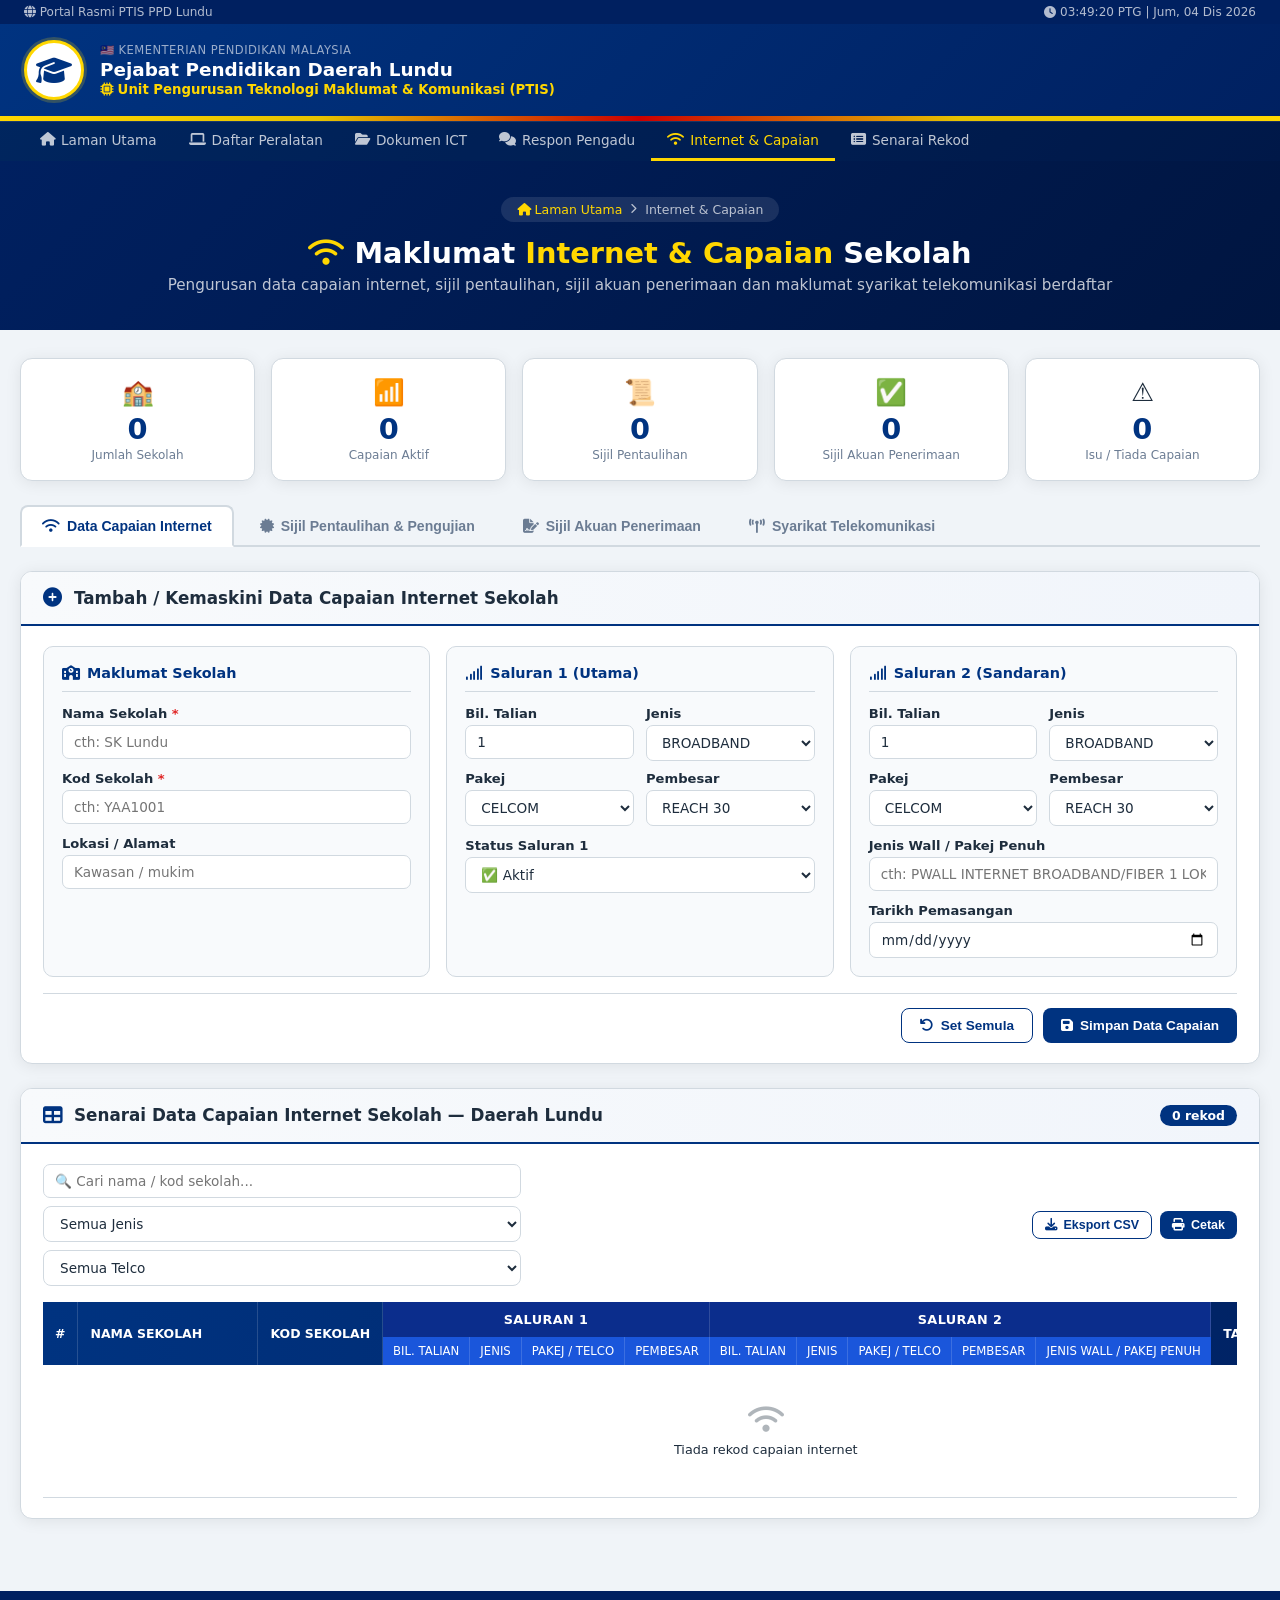
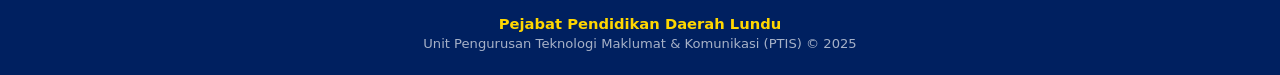
<file: internet.html>
<!DOCTYPE html>
<html lang="ms">
<head>
  <meta charset="UTF-8" />
  <meta name="viewport" content="width=device-width, initial-scale=1.0" />
  <title>PTIS PPD Lundu — Maklumat Internet & Capaian Sekolah</title>
  <link rel="stylesheet" href="https://cdnjs.cloudflare.com/ajax/libs/font-awesome/6.5.0/css/all.min.css" />
  <style>
    *, *::before, *::after { box-sizing: border-box; margin: 0; padding: 0; }

    :root {
      --navy:    #003380;
      --navy-dk: #002060;
      --gold:    #FFD700;
      --gold-dk: #e6c200;
      --red:     #cc0001;
      --bg:      #f0f4f8;
      --surface: #ffffff;
      --border:  #d1d9e0;
      --text:    #1e2d3d;
      --muted:   #6b7c93;
      --radius:  12px;
      --shadow:  0 2px 16px rgba(0,0,0,.08);
      --primary: #1a56db;
    }

    html { scroll-behavior: smooth; }
    body {
      font-family: 'Segoe UI', system-ui, sans-serif;
      background: var(--bg);
      color: var(--text);
      font-size: 14px;
    }

    /* ======= TOPBAR ======= */
    .topbar {
      background: var(--navy-dk);
      color: rgba(255,255,255,.7);
      font-size: .75rem;
      padding: 5px 24px;
      display: flex;
      justify-content: space-between;
      align-items: center;
    }

    /* ======= HEADER ======= */
    .header { background: linear-gradient(135deg, var(--navy) 0%, var(--navy-dk) 100%); }

    .header-brand {
      max-width: 1400px;
      margin: 0 auto;
      padding: 16px 24px;
      display: flex;
      align-items: center;
      gap: 16px;
    }

    .logo-wrap {
      width: 60px; height: 60px;
      background: #fff; border-radius: 50%;
      display: flex; align-items: center; justify-content: center;
      flex-shrink: 0;
      border: 3px solid var(--gold);
      box-shadow: 0 0 0 3px rgba(255,215,0,.2);
    }
    .logo-wrap i { font-size: 1.8rem; color: var(--navy); }

    .brand-text .kem  { font-size: .72rem; color: rgba(255,255,255,.6); text-transform: uppercase; letter-spacing: .04em; }
    .brand-text .jab  { font-size: 1.15rem; font-weight: 700; color: #fff; margin: 2px 0; }
    .brand-text .unit { font-size: .83rem; color: var(--gold); font-weight: 600; }

    .header-stripe { height: 5px; background: linear-gradient(to right, var(--gold), #e6c200, var(--red), #e6c200, var(--gold)); }

    .header-nav { background: rgba(0,0,0,.25); border-top: 1px solid rgba(255,255,255,.1); }
    .nav-inner { max-width: 1400px; margin: 0 auto; padding: 0 24px; display: flex; overflow-x: auto; }
    .nav-link {
      color: rgba(255,255,255,.75); text-decoration: none;
      padding: 10px 16px; font-size: .85rem; font-weight: 500;
      display: flex; align-items: center; gap: 6px; white-space: nowrap;
      border-bottom: 3px solid transparent; transition: all .2s;
    }
    .nav-link:hover { color: #fff; background: rgba(255,255,255,.08); }
    .nav-link.active { color: var(--gold); border-bottom-color: var(--gold); }

    /* ======= PAGE HERO ======= */
    .page-hero {
      background: linear-gradient(135deg, var(--navy-dk) 0%, #001540 100%);
      color: #fff; padding: 36px 24px;
      text-align: center;
    }
    .page-hero h1 { font-size: 1.8rem; font-weight: 800; margin-bottom: 6px; }
    .page-hero h1 span { color: var(--gold); }
    .page-hero p { opacity: .75; font-size: .95rem; }
    .breadcrumb {
      display: inline-flex; align-items: center; gap: 8px;
      background: rgba(255,255,255,.1); border-radius: 20px;
      padding: 5px 16px; font-size: .78rem; margin-bottom: 14px;
      color: rgba(255,255,255,.7);
    }
    .breadcrumb a { color: var(--gold); text-decoration: none; }

    /* ======= MAIN ======= */
    .main { max-width: 1400px; margin: 0 auto; padding: 28px 20px; }

    /* ======= TABS ======= */
    .page-tabs {
      display: flex; gap: 4px; margin-bottom: 24px;
      border-bottom: 2px solid var(--border);
      flex-wrap: wrap;
    }
    .page-tab-btn {
      background: none; border: none;
      padding: 11px 20px; font-size: .88rem; font-weight: 600;
      color: var(--muted); cursor: pointer;
      border-radius: 8px 8px 0 0;
      display: flex; align-items: center; gap: 7px;
      margin-bottom: -2px; border: 2px solid transparent;
      transition: all .2s; white-space: nowrap;
    }
    .page-tab-btn:hover { color: var(--navy); background: #f0f4ff; }
    .page-tab-btn.active {
      color: var(--navy); background: var(--surface);
      border-color: var(--border) var(--border) var(--surface);
      border-bottom: 2px solid var(--surface);
    }
    .page-tab { display: none; }
    .page-tab.active { display: block; }

    /* ======= CARD ======= */
    .card {
      background: var(--surface); border-radius: var(--radius);
      box-shadow: var(--shadow); border: 1px solid var(--border);
      overflow: hidden; margin-bottom: 24px;
    }
    .card-header {
      display: flex; align-items: center; gap: 12px;
      padding: 16px 22px;
      background: linear-gradient(to right, #f8fafc, #f1f5fb);
      border-bottom: 2px solid var(--navy);
    }
    .card-header i { font-size: 1.2rem; color: var(--navy); }
    .card-header h2 { font-size: 1.05rem; font-weight: 700; color: var(--text); }
    .card-header .badge-count {
      margin-left: auto;
      background: var(--navy); color: #fff;
      padding: 3px 12px; border-radius: 20px; font-size: .78rem; font-weight: 700;
    }
    .card-body { padding: 20px 22px; }

    /* ======= TOOLBAR ======= */
    .toolbar {
      display: flex; justify-content: space-between; align-items: center;
      gap: 12px; margin-bottom: 16px; flex-wrap: wrap;
    }
    .toolbar-left { display: flex; gap: 8px; flex-wrap: wrap; align-items: center; }

    .search-box {
      padding: 8px 14px; border: 1.5px solid var(--border);
      border-radius: 8px; font-size: .85rem; width: 260px;
      transition: border-color .2s;
    }
    .search-box:focus { outline: none; border-color: var(--navy); box-shadow: 0 0 0 3px rgba(0,51,128,.1); }

    select.filter-sel {
      padding: 8px 12px; border: 1.5px solid var(--border);
      border-radius: 8px; font-size: .85rem; background: #fff;
      cursor: pointer;
    }
    select.filter-sel:focus { outline: none; border-color: var(--navy); }

    /* ======= BUTTONS ======= */
    .btn {
      display: inline-flex; align-items: center; gap: 7px;
      padding: 9px 18px; border: none; border-radius: 8px;
      font-size: .85rem; font-weight: 600; cursor: pointer;
      transition: all .2s; text-decoration: none;
    }
    .btn-navy   { background: var(--navy); color: #fff; }
    .btn-navy:hover { background: var(--navy-dk); transform: translateY(-1px); box-shadow: 0 4px 12px rgba(0,51,128,.3); }
    .btn-gold   { background: var(--gold); color: var(--navy-dk); }
    .btn-gold:hover { background: var(--gold-dk); }
    .btn-outline { background: #fff; color: var(--navy); border: 1.5px solid var(--navy); }
    .btn-outline:hover { background: var(--navy); color: #fff; }
    .btn-success { background: #0d9e6e; color: #fff; }
    .btn-success:hover { background: #0a7a56; }
    .btn-danger  { background: #e02424; color: #fff; }
    .btn-danger:hover { background: #b91c1c; }
    .btn-sm { padding: 6px 12px; font-size: .78rem; }

    /* ======= FORM ======= */
    .form-grid-3 {
      display: grid; grid-template-columns: repeat(3, 1fr);
      gap: 16px; margin-bottom: 16px;
    }
    .form-grid-2 { display: grid; grid-template-columns: 1fr 1fr; gap: 16px; margin-bottom: 16px; }
    .form-grid-4 { display: grid; grid-template-columns: repeat(4, 1fr); gap: 16px; margin-bottom: 16px; }

    @media (max-width: 1100px) { .form-grid-3 { grid-template-columns: 1fr 1fr; } }
    @media (max-width: 900px)  { .form-grid-3, .form-grid-4 { grid-template-columns: 1fr; } }
    @media (max-width: 700px)  { .form-grid-2 { grid-template-columns: 1fr; } }

    .form-section {
      background: #f8fafc; border: 1px solid var(--border);
      border-radius: 10px; padding: 18px;
    }
    .form-section h3 {
      font-size: .9rem; font-weight: 700; color: var(--navy);
      margin-bottom: 14px; padding-bottom: 10px;
      border-bottom: 1px solid var(--border);
      display: flex; align-items: center; gap: 7px;
    }
    .form-group { display: flex; flex-direction: column; gap: 4px; margin-bottom: 12px; }
    .form-group:last-child { margin-bottom: 0; }
    label { font-size: .82rem; font-weight: 600; color: var(--text); }
    .required { color: #e02424; }
    input[type="text"], input[type="date"], input[type="number"],
    input[type="email"], input[type="tel"], select, textarea {
      padding: 8px 11px; border: 1.5px solid var(--border);
      border-radius: 7px; font-size: .85rem; font-family: inherit;
      color: var(--text); background: #fff; width: 100%;
      transition: border-color .2s, box-shadow .2s;
    }
    input:focus, select:focus, textarea:focus {
      outline: none; border-color: var(--navy);
      box-shadow: 0 0 0 3px rgba(0,51,128,.1);
    }
    input.err, select.err { border-color: #e02424; }
    .err-msg { color: #e02424; font-size: .75rem; display: none; }
    .err-msg.show { display: block; }
    textarea { resize: vertical; min-height: 70px; }

    .form-row2 { display: grid; grid-template-columns: 1fr 1fr; gap: 12px; }
    @media (max-width: 600px) { .form-row2 { grid-template-columns: 1fr; } }

    .form-actions {
      display: flex; justify-content: flex-end; gap: 10px;
      padding-top: 14px; border-top: 1px solid var(--border); margin-top: 4px;
    }

    /* ======= TABLE ======= */
    .table-wrap { overflow-x: auto; }

    table.data-table {
      width: 100%; border-collapse: collapse; font-size: .8rem;
      white-space: nowrap;
    }

    table.data-table thead tr {
      background: linear-gradient(to right, var(--navy), var(--navy-dk));
      color: #fff;
    }

    table.data-table thead th {
      padding: 10px 12px; text-align: center;
      font-weight: 600; font-size: .78rem;
      border-right: 1px solid rgba(255,255,255,.15);
    }

    table.data-table thead th:last-child { border-right: none; }

    /* Sub-header grouping */
    table.data-table thead tr.sub-head {
      background: #1340b0;
    }
    table.data-table thead tr.sub-head th {
      font-size: .73rem; font-weight: 500;
      padding: 7px 10px;
      background: #1a56db;
    }

    table.data-table tbody tr { border-bottom: 1px solid var(--border); transition: background .15s; }
    table.data-table tbody tr:nth-child(even) { background: #f8fafc; }
    table.data-table tbody tr:hover { background: #eff6ff; }
    table.data-table tbody td {
      padding: 9px 11px; vertical-align: middle;
      text-align: center; color: var(--text);
    }
    table.data-table tbody td:first-child,
    table.data-table tbody td.td-left { text-align: left; }

    .empty-row td { text-align: center !important; color: var(--muted); padding: 40px !important; }
    .empty-row i { display: block; font-size: 1.8rem; margin-bottom: 8px; opacity: .35; }

    /* Column group headers */
    th.grp-head {
      background: #0b2d8c !important;
      font-size: .8rem !important; font-weight: 700 !important;
      letter-spacing: .03em;
    }

    /* ======= BADGES ======= */
    .badge {
      display: inline-flex; align-items: center; gap: 3px;
      padding: 2px 9px; border-radius: 20px;
      font-size: .72rem; font-weight: 700; white-space: nowrap;
    }
    .b-aktif     { background: #dcfce7; color: #14532d; }
    .b-rosak     { background: #fee2e2; color: #7f1d1d; }
    .b-pending   { background: #fef9c3; color: #713f12; }
    .b-selesai   { background: #dcfce7; color: #166534; }
    .b-celcom    { background: #e0f2fe; color: #075985; }
    .b-maxis     { background: #fce7f3; color: #9d174d; }
    .b-tm        { background: #fff7ed; color: #9a3412; }
    .b-digi      { background: #fef9c3; color: #713f12; }
    .b-unifi     { background: #ede9fe; color: #5b21b6; }
    .b-yes        { background: #ecfdf5; color: #064e3b; }
    .b-lain      { background: #f1f5f9; color: #475569; }
    .b-ada       { background: #dcfce7; color: #14532d; }
    .b-tiada     { background: #fee2e2; color: #7f1d1d; }
    .b-broadband { background: #dbeafe; color: #1e40af; }
    .b-fiber     { background: #ede9fe; color: #4c1d95; }
    .b-mbnb      { background: #ecfdf5; color: #064e3b; }

    /* ======= ACTION BTNS ======= */
    .act-btns { display: flex; gap: 4px; justify-content: center; }
    .act-btn {
      padding: 4px 9px; border: none; border-radius: 5px;
      cursor: pointer; font-size: .75rem; transition: all .15s;
      display: inline-flex; align-items: center; gap: 3px;
    }
    .act-view { background: #dbeafe; color: #1e40af; }
    .act-view:hover { background: #bfdbfe; }
    .act-edit { background: #fef9c3; color: #92400e; }
    .act-edit:hover { background: #fde68a; }
    .act-del  { background: #fee2e2; color: #b91c1c; }
    .act-del:hover  { background: #fecaca; }

    /* ======= SUMMARY CARDS ======= */
    .summary-grid {
      display: grid; grid-template-columns: repeat(5, 1fr);
      gap: 16px; margin-bottom: 24px;
    }
    @media (max-width: 1100px) { .summary-grid { grid-template-columns: repeat(3, 1fr); } }
    @media (max-width: 700px)  { .summary-grid { grid-template-columns: 1fr 1fr; } }

    .sum-card {
      background: var(--surface); border-radius: var(--radius);
      padding: 18px 16px; text-align: center;
      border: 1px solid var(--border); box-shadow: var(--shadow);
      transition: transform .2s;
    }
    .sum-card:hover { transform: translateY(-3px); }
    .sum-card .sum-icon { font-size: 1.6rem; margin-bottom: 8px; }
    .sum-card .sum-num  { font-size: 1.8rem; font-weight: 800; color: var(--navy); line-height: 1; }
    .sum-card .sum-lbl  { font-size: .75rem; color: var(--muted); margin-top: 4px; }

    /* ======= SIJIL CARD ======= */
    .sijil-preview {
      background: linear-gradient(135deg, #f8faff 0%, #eff6ff 100%);
      border: 2px solid var(--navy);
      border-radius: var(--radius);
      padding: 32px;
      text-align: center;
      position: relative;
      overflow: hidden;
    }
    .sijil-preview::before {
      content: '';
      position: absolute; inset: 8px;
      border: 1px dashed rgba(0,51,128,.2);
      border-radius: 8px; pointer-events: none;
    }
    .sijil-watermark {
      position: absolute; top: 50%; left: 50%;
      transform: translate(-50%, -50%) rotate(-30deg);
      font-size: 5rem; opacity: .04; color: var(--navy);
      font-weight: 900; pointer-events: none;
      white-space: nowrap;
    }
    .sijil-logo { font-size: 3rem; color: var(--navy); margin-bottom: 10px; }
    .sijil-title { font-size: 1.5rem; font-weight: 800; color: var(--navy); margin-bottom: 4px; }
    .sijil-subtitle { font-size: 1rem; color: var(--muted); margin-bottom: 20px; }
    .sijil-body { max-width: 600px; margin: 0 auto; }
    .sijil-field {
      display: flex; justify-content: space-between;
      padding: 8px 0; border-bottom: 1px solid rgba(0,51,128,.1);
      font-size: .88rem;
    }
    .sijil-field label { color: var(--muted); font-weight: 600; }
    .sijil-field span  { color: var(--navy); font-weight: 700; }
    .sijil-gold-bar {
      height: 6px;
      background: linear-gradient(to right, var(--gold), var(--red), var(--gold));
      border-radius: 3px; margin: 20px 0;
    }
    .sijil-sign-row {
      display: grid; grid-template-columns: 1fr 1fr;
      gap: 24px; margin-top: 24px;
    }
    .sijil-sign-box {
      border-top: 2px solid var(--navy); padding-top: 10px;
      text-align: center; font-size: .82rem; color: var(--muted);
    }
    .sijil-sign-box strong { display: block; color: var(--text); font-size: .88rem; }

    /* ======= MODAL ======= */
    .modal-overlay {
      position: fixed; inset: 0; background: rgba(0,0,0,.55);
      z-index: 600; display: flex; align-items: center; justify-content: center;
      padding: 20px; backdrop-filter: blur(4px);
    }
    .modal-overlay[hidden] { display: none; }
    .modal-box {
      background: var(--surface); border-radius: var(--radius);
      box-shadow: 0 8px 40px rgba(0,0,0,.2);
      width: 100%; max-width: 680px; max-height: 90vh;
      display: flex; flex-direction: column;
      animation: mIn .25s ease;
    }
    .modal-box.modal-lg { max-width: 900px; }
    @keyframes mIn { from { opacity:0; transform: scale(.93) translateY(16px); } to { opacity:1; transform: scale(1) translateY(0); } }
    .modal-header {
      display: flex; justify-content: space-between; align-items: center;
      padding: 16px 22px; border-bottom: 1px solid var(--border);
    }
    .modal-header h3 { font-size: 1rem; font-weight: 700; color: var(--navy); }
    .modal-close {
      background: none; border: none; font-size: 1rem;
      cursor: pointer; color: var(--muted); padding: 4px 8px;
      border-radius: 6px;
    }
    .modal-close:hover { background: #fee2e2; color: #e02424; }
    .modal-body { padding: 20px 22px; overflow-y: auto; flex: 1; }
    .modal-footer {
      padding: 12px 22px; border-top: 1px solid var(--border);
      display: flex; justify-content: flex-end; gap: 8px;
    }

    /* Detail grid */
    .det-grid { display: grid; grid-template-columns: 1fr 1fr; gap: 12px; }
    .det-full  { grid-column: 1 / -1; }
    .det-item label { font-size: .72rem; color: var(--muted); font-weight: 700; text-transform: uppercase; letter-spacing: .04em; }
    .det-item p     { font-size: .88rem; color: var(--text); font-weight: 500; margin-top: 2px; }

    /* ======= TOAST ======= */
    .toast {
      position: fixed; bottom: 24px; right: 24px;
      padding: 12px 20px; border-radius: 10px;
      font-size: .88rem; font-weight: 500; color: #fff;
      box-shadow: 0 8px 32px rgba(0,0,0,.15);
      transform: translateY(70px); opacity: 0;
      transition: all .35s cubic-bezier(.34,1.56,.64,1);
      z-index: 9999; display: flex; align-items: center; gap: 8px;
    }
    .toast.show { transform: translateY(0); opacity: 1; }
    .toast.success { background: #0d9e6e; }
    .toast.error   { background: #e02424; }
    .toast.info    { background: var(--navy); }

    /* ======= PRINT ======= */
    @media print {
      .topbar, .header, .header-stripe, .header-nav, .page-hero,
      .page-tabs, .toolbar, .act-btns, .btn, .modal-overlay,
      .toast, footer { display: none !important; }
      body { background: #fff; }
      .sijil-preview { border: 2px solid #000; }
    }

    /* ======= FOOTER ======= */
    footer {
      background: var(--navy-dk); color: rgba(255,255,255,.65);
      text-align: center; padding: 24px;
      font-size: .82rem; margin-top: 20px;
    }
    footer .org { color: var(--gold); font-weight: 700; font-size: .92rem; margin-bottom: 4px; }

    /* ======= RESPONSIVE ======= */
    @media (max-width: 768px) {
      .main { padding: 16px 12px; }
      .card-body { padding: 14px; }
      .summary-grid { grid-template-columns: 1fr 1fr; }
    }
  </style>
</head>
<body>

  <!-- TOPBAR -->
  <div class="topbar">
    <span><i class="fas fa-globe"></i> Portal Rasmi PTIS PPD Lundu</span>
    <span><i class="fas fa-clock"></i> <span id="masa"></span></span>
  </div>

  <!-- HEADER -->
  <header class="header">
    <div class="header-brand">
      <div class="logo-wrap"><i class="fas fa-graduation-cap"></i></div>
      <div class="brand-text">
        <div class="kem">🇲🇾 Kementerian Pendidikan Malaysia</div>
        <div class="jab">Pejabat Pendidikan Daerah Lundu</div>
        <div class="unit"><i class="fas fa-microchip"></i> Unit Pengurusan Teknologi Maklumat &amp; Komunikasi (PTIS)</div>
      </div>
    </div>
    <div class="header-stripe"></div>
    <nav class="header-nav">
      <div class="nav-inner">
        <a href="homepage.html"   class="nav-link"><i class="fas fa-home"></i> Laman Utama</a>
        <a href="index.html#pendaftaran" class="nav-link"><i class="fas fa-laptop"></i> Daftar Peralatan</a>
        <a href="index.html#dokumen"     class="nav-link"><i class="fas fa-folder-open"></i> Dokumen ICT</a>
        <a href="index.html#respon"      class="nav-link"><i class="fas fa-comments"></i> Respon Pengadu</a>
        <a href="internet.html"  class="nav-link active"><i class="fas fa-wifi"></i> Internet &amp; Capaian</a>
        <a href="index.html#senarai"     class="nav-link"><i class="fas fa-list-alt"></i> Senarai Rekod</a>
      </div>
    </nav>
  </header>

  <!-- PAGE HERO -->
  <section class="page-hero">
    <div class="breadcrumb">
      <a href="homepage.html"><i class="fas fa-home"></i> Laman Utama</a>
      <i class="fas fa-chevron-right" style="font-size:.65rem"></i>
      <span>Internet &amp; Capaian</span>
    </div>
    <h1><i class="fas fa-wifi" style="color:var(--gold)"></i> Maklumat <span>Internet &amp; Capaian</span> Sekolah</h1>
    <p>Pengurusan data capaian internet, sijil pentaulihan, sijil akuan penerimaan dan maklumat syarikat telekomunikasi berdaftar</p>
  </section>

  <!-- MAIN -->
  <main class="main">

    <!-- SUMMARY CARDS -->
    <div class="summary-grid">
      <div class="sum-card">
        <div class="sum-icon">🏫</div>
        <div class="sum-num" id="sumSekolah">0</div>
        <div class="sum-lbl">Jumlah Sekolah</div>
      </div>
      <div class="sum-card">
        <div class="sum-icon">📶</div>
        <div class="sum-num" id="sumAktif">0</div>
        <div class="sum-lbl">Capaian Aktif</div>
      </div>
      <div class="sum-card">
        <div class="sum-icon">📜</div>
        <div class="sum-num" id="sumSijilP">0</div>
        <div class="sum-lbl">Sijil Pentaulihan</div>
      </div>
      <div class="sum-card">
        <div class="sum-icon">✅</div>
        <div class="sum-num" id="sumSijilA">0</div>
        <div class="sum-lbl">Sijil Akuan Penerimaan</div>
      </div>
      <div class="sum-card">
        <div class="sum-icon">⚠️</div>
        <div class="sum-num" id="sumIssue">0</div>
        <div class="sum-lbl">Isu / Tiada Capaian</div>
      </div>
    </div>

    <!-- PAGE TABS -->
    <div class="page-tabs">
      <button class="page-tab-btn active" data-tab="tabCapaian">
        <i class="fas fa-wifi"></i> Data Capaian Internet
      </button>
      <button class="page-tab-btn" data-tab="tabSijilP">
        <i class="fas fa-certificate"></i> Sijil Pentaulihan &amp; Pengujian
      </button>
      <button class="page-tab-btn" data-tab="tabSijilA">
        <i class="fas fa-file-signature"></i> Sijil Akuan Penerimaan
      </button>
      <button class="page-tab-btn" data-tab="tabTelco">
        <i class="fas fa-tower-broadcast"></i> Syarikat Telekomunikasi
      </button>
    </div>

    <!-- =========================================================
         TAB 1: DATA CAPAIAN INTERNET
    ========================================================= -->
    <div id="tabCapaian" class="page-tab active">

      <!-- BORANG INPUT -->
      <div class="card">
        <div class="card-header">
          <i class="fas fa-plus-circle"></i>
          <h2>Tambah / Kemaskini Data Capaian Internet Sekolah</h2>
        </div>
        <div class="card-body">
          <form id="formCapaian" novalidate>
            <div class="form-grid-3">

              <!-- Maklumat Sekolah -->
              <div class="form-section">
                <h3><i class="fas fa-school"></i> Maklumat Sekolah</h3>
                <div class="form-group">
                  <label>Nama Sekolah <span class="required">*</span></label>
                  <input type="text" id="namaSekolah" placeholder="cth: SK Lundu" required />
                  <span class="err-msg">Sila masukkan nama sekolah.</span>
                </div>
                <div class="form-group">
                  <label>Kod Sekolah <span class="required">*</span></label>
                  <input type="text" id="kodSekolah" placeholder="cth: YAA1001" required />
                  <span class="err-msg">Sila masukkan kod sekolah.</span>
                </div>
                <div class="form-group">
                  <label>Lokasi / Alamat</label>
                  <input type="text" id="lokasiSekolah" placeholder="Kawasan / mukim" />
                </div>
              </div>

              <!-- Saluran 1 -->
              <div class="form-section">
                <h3><i class="fas fa-signal"></i> Saluran 1 (Utama)</h3>
                <div class="form-row2">
                  <div class="form-group">
                    <label>Bil. Talian</label>
                    <input type="number" id="s1Talian" min="0" value="1" />
                  </div>
                  <div class="form-group">
                    <label>Jenis</label>
                    <select id="s1Jenis">
                      <option value="BROADBAND">BROADBAND</option>
                      <option value="FIBER">FIBER</option>
                      <option value="MBNB">MBNB</option>
                      <option value="Lain-lain">Lain-lain</option>
                    </select>
                  </div>
                </div>
                <div class="form-row2">
                  <div class="form-group">
                    <label>Pakej</label>
                    <select id="s1Pakej">
                      <option value="CELCOM">CELCOM</option>
                      <option value="MAXIS">MAXIS</option>
                      <option value="TM">TM</option>
                      <option value="DIGI">DIGI</option>
                      <option value="UNIFI">UNIFI</option>
                      <option value="YES">YES</option>
                      <option value="Lain-lain">Lain-lain</option>
                    </select>
                  </div>
                  <div class="form-group">
                    <label>Pembesar</label>
                    <select id="s1Pembesar">
                      <option value="REACH30">REACH 30</option>
                      <option value="REACH50">REACH 50</option>
                      <option value="REACH100">REACH 100</option>
                      <option value="UNIFI30">UNIFI 30</option>
                      <option value="UNIFI100">UNIFI 100</option>
                      <option value="Lain-lain">Lain-lain</option>
                    </select>
                  </div>
                </div>
                <div class="form-group">
                  <label>Status Saluran 1</label>
                  <select id="s1Status">
                    <option value="Aktif">✅ Aktif</option>
                    <option value="Rosak">🔴 Rosak</option>
                    <option value="Pending">⏳ Pending</option>
                  </select>
                </div>
              </div>

              <!-- Saluran 2 -->
              <div class="form-section">
                <h3><i class="fas fa-signal"></i> Saluran 2 (Sandaran)</h3>
                <div class="form-row2">
                  <div class="form-group">
                    <label>Bil. Talian</label>
                    <input type="number" id="s2Talian" min="0" value="1" />
                  </div>
                  <div class="form-group">
                    <label>Jenis</label>
                    <select id="s2Jenis">
                      <option value="BROADBAND">BROADBAND</option>
                      <option value="FIBER">FIBER</option>
                      <option value="MBNB">MBNB</option>
                      <option value="Lain-lain">Lain-lain</option>
                      <option value="—">— (Tiada)</option>
                    </select>
                  </div>
                </div>
                <div class="form-row2">
                  <div class="form-group">
                    <label>Pakej</label>
                    <select id="s2Pakej">
                      <option value="CELCOM">CELCOM</option>
                      <option value="MAXIS">MAXIS</option>
                      <option value="TM">TM</option>
                      <option value="DIGI">DIGI</option>
                      <option value="UNIFI">UNIFI</option>
                      <option value="YES">YES</option>
                      <option value="—">— (Tiada)</option>
                    </select>
                  </div>
                  <div class="form-group">
                    <label>Pembesar</label>
                    <select id="s2Pembesar">
                      <option value="REACH30">REACH 30</option>
                      <option value="REACH50">REACH 50</option>
                      <option value="REACH100">REACH 100</option>
                      <option value="UNIFI30">UNIFI 30</option>
                      <option value="Lain-lain">Lain-lain</option>
                      <option value="—">— (Tiada)</option>
                    </select>
                  </div>
                </div>
                <div class="form-group">
                  <label>Jenis Wall / Pakej Penuh</label>
                  <input type="text" id="s2WallPakej" placeholder="cth: PWALL INTERNET BROADBAND/FIBER 1 LOKASI 300MBPS" />
                </div>
                <div class="form-group">
                  <label>Tarikh Pemasangan</label>
                  <input type="date" id="s2Tarikh" />
                </div>
              </div>
            </div>

            <div class="form-actions">
              <button type="reset" class="btn btn-outline"><i class="fas fa-undo"></i> Set Semula</button>
              <button type="submit" class="btn btn-navy"><i class="fas fa-save"></i> Simpan Data Capaian</button>
            </div>
          </form>
        </div>
      </div>

      <!-- SENARAI -->
      <div class="card">
        <div class="card-header">
          <i class="fas fa-table"></i>
          <h2>Senarai Data Capaian Internet Sekolah — Daerah Lundu</h2>
          <span class="badge-count" id="countCapaian">0 rekod</span>
        </div>
        <div class="card-body">
          <div class="toolbar">
            <div class="toolbar-left">
              <input type="text" class="search-box" id="cariCapaian" placeholder="🔍 Cari nama / kod sekolah..." />
              <select class="filter-sel" id="filterJenis">
                <option value="">Semua Jenis</option>
                <option value="BROADBAND">BROADBAND</option>
                <option value="FIBER">FIBER</option>
                <option value="MBNB">MBNB</option>
              </select>
              <select class="filter-sel" id="filterTelco">
                <option value="">Semua Telco</option>
                <option value="CELCOM">CELCOM</option>
                <option value="MAXIS">MAXIS</option>
                <option value="TM">TM</option>
                <option value="DIGI">DIGI</option>
                <option value="UNIFI">UNIFI</option>
              </select>
            </div>
            <div style="display:flex;gap:8px;">
              <button class="btn btn-outline btn-sm" onclick="exportCSVCapaian()"><i class="fas fa-download"></i> Eksport CSV</button>
              <button class="btn btn-navy btn-sm" onclick="window.print()"><i class="fas fa-print"></i> Cetak</button>
            </div>
          </div>

          <div class="table-wrap">
            <table class="data-table">
              <thead>
                <tr>
                  <th rowspan="2">#</th>
                  <th rowspan="2" style="min-width:180px;text-align:left">NAMA SEKOLAH</th>
                  <th rowspan="2">KOD SEKOLAH</th>
                  <th colspan="4" class="grp-head">SALURAN 1</th>
                  <th colspan="5" class="grp-head">SALURAN 2</th>
                  <th rowspan="2">TARIKH PEMASANGAN</th>
                  <th rowspan="2">TINDAKAN</th>
                </tr>
                <tr class="sub-head">
                  <th>BIL. TALIAN</th>
                  <th>JENIS</th>
                  <th>PAKEJ / TELCO</th>
                  <th>PEMBESAR</th>
                  <th>BIL. TALIAN</th>
                  <th>JENIS</th>
                  <th>PAKEJ / TELCO</th>
                  <th>PEMBESAR</th>
                  <th>JENIS WALL / PAKEJ PENUH</th>
                </tr>
              </thead>
              <tbody id="bodyCapaian">
                <tr class="empty-row"><td colspan="14"><i class="fas fa-wifi"></i> Tiada rekod capaian internet</td></tr>
              </tbody>
            </table>
          </div>
        </div>
      </div>
    </div>

    <!-- =========================================================
         TAB 2: SIJIL PENTAULIHAN & PENGUJIAN
    ========================================================= -->
    <div id="tabSijilP" class="page-tab">
      <div class="card">
        <div class="card-header">
          <i class="fas fa-certificate"></i>
          <h2>Rekod Sijil Pentaulihan &amp; Pengujian</h2>
        </div>
        <div class="card-body">
          <form id="formSijilP" novalidate>
            <div class="form-grid-2">
              <div class="form-section">
                <h3><i class="fas fa-school"></i> Maklumat Sekolah &amp; Sijil</h3>
                <div class="form-group">
                  <label>Nama Sekolah <span class="required">*</span></label>
                  <input type="text" id="spNamaSekolah" required placeholder="Nama penuh sekolah" />
                  <span class="err-msg">Sila masukkan nama sekolah.</span>
                </div>
                <div class="form-row2">
                  <div class="form-group">
                    <label>Kod Sekolah</label>
                    <input type="text" id="spKodSekolah" placeholder="cth: YAA1001" />
                  </div>
                  <div class="form-group">
                    <label>No. Sijil <span class="required">*</span></label>
                    <input type="text" id="spNoSijil" required placeholder="cth: SP/2025/001" />
                    <span class="err-msg">Sila masukkan no. sijil.</span>
                  </div>
                </div>
                <div class="form-row2">
                  <div class="form-group">
                    <label>Tarikh Sijil <span class="required">*</span></label>
                    <input type="date" id="spTarikh" required />
                    <span class="err-msg">Sila pilih tarikh.</span>
                  </div>
                  <div class="form-group">
                    <label>Tarikh Tamat</label>
                    <input type="date" id="spTarikhTamat" />
                  </div>
                </div>
                <div class="form-group">
                  <label>Syarikat Telco / Pembekal</label>
                  <select id="spTelco">
                    <option value="CELCOM">CELCOM</option>
                    <option value="MAXIS">MAXIS</option>
                    <option value="TM / UNIFI">TM / UNIFI</option>
                    <option value="DIGI">DIGI</option>
                    <option value="YES">YES</option>
                    <option value="Lain-lain">Lain-lain</option>
                  </select>
                </div>
              </div>

              <div class="form-section">
                <h3><i class="fas fa-tasks"></i> Butiran Pengujian</h3>
                <div class="form-row2">
                  <div class="form-group">
                    <label>Jenis Capaian</label>
                    <select id="spJenisCapaian">
                      <option value="BROADBAND">BROADBAND</option>
                      <option value="FIBER">FIBER</option>
                      <option value="MBNB">MBNB</option>
                    </select>
                  </div>
                  <div class="form-group">
                    <label>Kelajuan (Mbps)</label>
                    <input type="text" id="spKelajuan" placeholder="cth: 100 Mbps" />
                  </div>
                </div>
                <div class="form-group">
                  <label>Keputusan Pengujian</label>
                  <select id="spKeputusan">
                    <option value="Lulus">✅ Lulus</option>
                    <option value="Gagal">❌ Gagal</option>
                    <option value="Dalam Proses">⏳ Dalam Proses</option>
                  </select>
                </div>
                <div class="form-group">
                  <label>Pegawai Pentauliahan</label>
                  <input type="text" id="spPegawai" placeholder="Nama pegawai yang mengesahkan" />
                </div>
                <div class="form-group">
                  <label>Catatan</label>
                  <textarea id="spCatatan" rows="3" placeholder="Catatan tambahan pengujian..."></textarea>
                </div>
              </div>
            </div>
            <div class="form-actions">
              <button type="reset" class="btn btn-outline"><i class="fas fa-undo"></i> Set Semula</button>
              <button type="submit" class="btn btn-navy"><i class="fas fa-certificate"></i> Simpan Sijil Pentaulihan</button>
            </div>
          </form>
        </div>
      </div>

      <!-- SENARAI SIJIL P -->
      <div class="card">
        <div class="card-header">
          <i class="fas fa-list"></i>
          <h2>Senarai Sijil Pentaulihan &amp; Pengujian</h2>
          <span class="badge-count" id="countSijilP">0 rekod</span>
        </div>
        <div class="card-body">
          <div class="toolbar">
            <input type="text" class="search-box" id="cariSijilP" placeholder="🔍 Cari sijil..." />
            <div style="display:flex;gap:8px;">
              <button class="btn btn-outline btn-sm" onclick="exportCSVSijilP()"><i class="fas fa-download"></i> Eksport CSV</button>
              <button class="btn btn-success btn-sm" onclick="cetakSijilP()"><i class="fas fa-print"></i> Jana Sijil</button>
            </div>
          </div>
          <div class="table-wrap">
            <table class="data-table">
              <thead>
                <tr>
                  <th>#</th>
                  <th style="text-align:left;min-width:160px">Nama Sekolah</th>
                  <th>Kod Sekolah</th>
                  <th>No. Sijil</th>
                  <th>Telco</th>
                  <th>Jenis Capaian</th>
                  <th>Kelajuan</th>
                  <th>Keputusan</th>
                  <th>Tarikh Sijil</th>
                  <th>Tarikh Tamat</th>
                  <th>Tindakan</th>
                </tr>
              </thead>
              <tbody id="bodySijilP">
                <tr class="empty-row"><td colspan="11"><i class="fas fa-certificate"></i> Tiada rekod sijil pentaulihan</td></tr>
              </tbody>
            </table>
          </div>
        </div>
      </div>
    </div>

    <!-- =========================================================
         TAB 3: SIJIL AKUAN PENERIMAAN
    ========================================================= -->
    <div id="tabSijilA" class="page-tab">
      <div class="card">
        <div class="card-header">
          <i class="fas fa-file-signature"></i>
          <h2>Rekod Sijil Akuan Penerimaan</h2>
        </div>
        <div class="card-body">
          <form id="formSijilA" novalidate>
            <div class="form-grid-2">
              <div class="form-section">
                <h3><i class="fas fa-school"></i> Maklumat Sekolah</h3>
                <div class="form-group">
                  <label>Nama Sekolah <span class="required">*</span></label>
                  <input type="text" id="saNamaSekolah" required placeholder="Nama penuh sekolah" />
                  <span class="err-msg">Sila masukkan nama sekolah.</span>
                </div>
                <div class="form-row2">
                  <div class="form-group">
                    <label>Kod Sekolah</label>
                    <input type="text" id="saKodSekolah" placeholder="cth: YAA1001" />
                  </div>
                  <div class="form-group">
                    <label>No. Rujukan <span class="required">*</span></label>
                    <input type="text" id="saNoRujukan" required placeholder="cth: SAP/2025/001" />
                    <span class="err-msg">Sila masukkan no. rujukan.</span>
                  </div>
                </div>
                <div class="form-group">
                  <label>Nama Pengetua / GB</label>
                  <input type="text" id="saNamaPengetua" placeholder="Nama Pengetua/Guru Besar" />
                </div>
                <div class="form-group">
                  <label>Jawatan</label>
                  <input type="text" id="saJawatan" placeholder="cth: Guru Besar" />
                </div>
              </div>

              <div class="form-section">
                <h3><i class="fas fa-network-wired"></i> Maklumat Perkhidmatan Internet</h3>
                <div class="form-row2">
                  <div class="form-group">
                    <label>Syarikat Telco</label>
                    <select id="saTelco">
                      <option value="CELCOM">CELCOM</option>
                      <option value="MAXIS">MAXIS</option>
                      <option value="TM / UNIFI">TM / UNIFI</option>
                      <option value="DIGI">DIGI</option>
                      <option value="YES">YES</option>
                      <option value="Lain-lain">Lain-lain</option>
                    </select>
                  </div>
                  <div class="form-group">
                    <label>Jenis Perkhidmatan</label>
                    <select id="saJenis">
                      <option value="BROADBAND">BROADBAND</option>
                      <option value="FIBER">FIBER</option>
                      <option value="MBNB">MBNB</option>
                    </select>
                  </div>
                </div>
                <div class="form-row2">
                  <div class="form-group">
                    <label>Pakej / Kelajuan</label>
                    <input type="text" id="saPakej" placeholder="cth: 100 Mbps" />
                  </div>
                  <div class="form-group">
                    <label>Tarikh Penerimaan <span class="required">*</span></label>
                    <input type="date" id="saTarikh" required />
                    <span class="err-msg">Sila pilih tarikh.</span>
                  </div>
                </div>
                <div class="form-group">
                  <label>Status Penerimaan</label>
                  <select id="saStatus">
                    <option value="Diterima">✅ Diterima &amp; Berfungsi</option>
                    <option value="Diterima - Isu">⚠️ Diterima Dengan Isu</option>
                    <option value="Ditolak">❌ Ditolak</option>
                    <option value="Pending">⏳ Pending Tandatangan</option>
                  </select>
                </div>
                <div class="form-group">
                  <label>Catatan / Pemerhatian</label>
                  <textarea id="saCatatan" rows="3" placeholder="Catatan penerimaan..."></textarea>
                </div>
              </div>
            </div>
            <div class="form-actions">
              <button type="reset" class="btn btn-outline"><i class="fas fa-undo"></i> Set Semula</button>
              <button type="submit" class="btn btn-navy"><i class="fas fa-file-signature"></i> Simpan Sijil Akuan</button>
            </div>
          </form>
        </div>
      </div>

      <!-- SENARAI SIJIL A -->
      <div class="card">
        <div class="card-header">
          <i class="fas fa-list"></i>
          <h2>Senarai Sijil Akuan Penerimaan</h2>
          <span class="badge-count" id="countSijilA">0 rekod</span>
        </div>
        <div class="card-body">
          <div class="toolbar">
            <input type="text" class="search-box" id="cariSijilA" placeholder="🔍 Cari sijil akuan..." />
            <div style="display:flex;gap:8px;">
              <button class="btn btn-outline btn-sm" onclick="exportCSVSijilA()"><i class="fas fa-download"></i> Eksport CSV</button>
              <button class="btn btn-success btn-sm" onclick="cetakSijilA()"><i class="fas fa-print"></i> Jana Sijil</button>
            </div>
          </div>
          <div class="table-wrap">
            <table class="data-table">
              <thead>
                <tr>
                  <th>#</th>
                  <th style="text-align:left;min-width:160px">Nama Sekolah</th>
                  <th>Kod Sekolah</th>
                  <th>No. Rujukan</th>
                  <th>Pengetua / GB</th>
                  <th>Telco</th>
                  <th>Jenis</th>
                  <th>Pakej</th>
                  <th>Status</th>
                  <th>Tarikh</th>
                  <th>Tindakan</th>
                </tr>
              </thead>
              <tbody id="bodySijilA">
                <tr class="empty-row"><td colspan="11"><i class="fas fa-file-signature"></i> Tiada rekod sijil akuan penerimaan</td></tr>
              </tbody>
            </table>
          </div>
        </div>
      </div>
    </div>

    <!-- =========================================================
         TAB 4: SYARIKAT TELEKOMUNIKASI
    ========================================================= -->
    <div id="tabTelco" class="page-tab">
      <div class="card">
        <div class="card-header">
          <i class="fas fa-tower-broadcast"></i>
          <h2>Syarikat Telekomunikasi Berdaftar — Daerah Lundu</h2>
        </div>
        <div class="card-body">

          <!-- Telco Cards -->
          <div style="display:grid;grid-template-columns:repeat(3,1fr);gap:20px;margin-bottom:24px;">

            <div class="card" style="margin:0;border-top:4px solid #e02424;">
              <div class="card-body" style="padding:20px;">
                <div style="display:flex;align-items:center;gap:12px;margin-bottom:14px;">
                  <div style="width:48px;height:48px;background:#e0f2fe;border-radius:12px;display:flex;align-items:center;justify-content:center;font-size:1.4rem;">📡</div>
                  <div>
                    <div style="font-weight:800;font-size:1.1rem;color:var(--navy)">CELCOM AXIATA</div>
                    <div style="font-size:.78rem;color:var(--muted)">Telekomunikasi Berdaftar</div>
                  </div>
                </div>
                <ul style="list-style:none;font-size:.82rem;color:var(--muted);display:flex;flex-direction:column;gap:6px;">
                  <li><i class="fas fa-check-circle" style="color:#0d9e6e;margin-right:6px"></i>Perkhidmatan: Broadband, Fiber</li>
                  <li><i class="fas fa-check-circle" style="color:#0d9e6e;margin-right:6px"></i>Pakej: REACH 30 / REACH 50</li>
                  <li><i class="fas fa-check-circle" style="color:#0d9e6e;margin-right:6px"></i>Liputan: Daerah Lundu</li>
                  <li><i class="fas fa-phone" style="color:var(--navy);margin-right:6px"></i>Talian: 1800-82-2828</li>
                </ul>
                <span class="badge b-aktif" style="margin-top:12px;display:inline-flex">✅ Berdaftar Aktif</span>
              </div>
            </div>

            <div class="card" style="margin:0;border-top:4px solid #f97316;">
              <div class="card-body" style="padding:20px;">
                <div style="display:flex;align-items:center;gap:12px;margin-bottom:14px;">
                  <div style="width:48px;height:48px;background:#fff7ed;border-radius:12px;display:flex;align-items:center;justify-content:center;font-size:1.4rem;">📶</div>
                  <div>
                    <div style="font-weight:800;font-size:1.1rem;color:var(--navy)">MAXIS BERHAD</div>
                    <div style="font-size:.78rem;color:var(--muted)">Telekomunikasi Berdaftar</div>
                  </div>
                </div>
                <ul style="list-style:none;font-size:.82rem;color:var(--muted);display:flex;flex-direction:column;gap:6px;">
                  <li><i class="fas fa-check-circle" style="color:#0d9e6e;margin-right:6px"></i>Perkhidmatan: Broadband, MBNB</li>
                  <li><i class="fas fa-check-circle" style="color:#0d9e6e;margin-right:6px"></i>Pakej: MAXIS HOME / BIZ</li>
                  <li><i class="fas fa-check-circle" style="color:#0d9e6e;margin-right:6px"></i>Liputan: Daerah Lundu</li>
                  <li><i class="fas fa-phone" style="color:var(--navy);margin-right:6px"></i>Talian: 1800-82-1123</li>
                </ul>
                <span class="badge b-aktif" style="margin-top:12px;display:inline-flex">✅ Berdaftar Aktif</span>
              </div>
            </div>

            <div class="card" style="margin:0;border-top:4px solid #0b2d8c;">
              <div class="card-body" style="padding:20px;">
                <div style="display:flex;align-items:center;gap:12px;margin-bottom:14px;">
                  <div style="width:48px;height:48px;background:#ede9fe;border-radius:12px;display:flex;align-items:center;justify-content:center;font-size:1.4rem;">🌐</div>
                  <div>
                    <div style="font-weight:800;font-size:1.1rem;color:var(--navy)">TM / UNIFI</div>
                    <div style="font-size:.78rem;color:var(--muted)">Telekomunikasi Berdaftar</div>
                  </div>
                </div>
                <ul style="list-style:none;font-size:.82rem;color:var(--muted);display:flex;flex-direction:column;gap:6px;">
                  <li><i class="fas fa-check-circle" style="color:#0d9e6e;margin-right:6px"></i>Perkhidmatan: Fiber, UNIFI</li>
                  <li><i class="fas fa-check-circle" style="color:#0d9e6e;margin-right:6px"></i>Pakej: UNIFI 30 / 100 / 300</li>
                  <li><i class="fas fa-check-circle" style="color:#0d9e6e;margin-right:6px"></i>Liputan: Daerah Lundu</li>
                  <li><i class="fas fa-phone" style="color:var(--navy);margin-right:6px"></i>Talian: 1300-88-1221</li>
                </ul>
                <span class="badge b-aktif" style="margin-top:12px;display:inline-flex">✅ Berdaftar Aktif</span>
              </div>
            </div>
          </div>

          <!-- Borang Tambah Rekod Telco Sekolah -->
          <div class="card" style="margin:0;">
            <div class="card-header">
              <i class="fas fa-plus-circle"></i>
              <h2>Daftar Maklumat Telco Bagi Sekolah</h2>
            </div>
            <div class="card-body">
              <form id="formTelco" novalidate>
                <div class="form-grid-4">
                  <div class="form-group">
                    <label>Nama Sekolah <span class="required">*</span></label>
                    <input type="text" id="telcoSekolah" required placeholder="Nama sekolah" />
                    <span class="err-msg">Sila masukkan nama sekolah.</span>
                  </div>
                  <div class="form-group">
                    <label>Syarikat Telco <span class="required">*</span></label>
                    <select id="telcoNama" required>
                      <option value="">-- Pilih --</option>
                      <option value="CELCOM">CELCOM</option>
                      <option value="MAXIS">MAXIS</option>
                      <option value="TM / UNIFI">TM / UNIFI</option>
                      <option value="DIGI">DIGI</option>
                      <option value="YES">YES</option>
                      <option value="Lain-lain">Lain-lain</option>
                    </select>
                    <span class="err-msg">Sila pilih syarikat.</span>
                  </div>
                  <div class="form-group">
                    <label>No. Akaun / Kontrak</label>
                    <input type="text" id="telcoAkaun" placeholder="cth: ACC-2025-001" />
                  </div>
                  <div class="form-group">
                    <label>Tarikh Kontrak</label>
                    <input type="date" id="telcoTarikh" />
                  </div>
                  <div class="form-group">
                    <label>Pakej Dilanggan</label>
                    <input type="text" id="telcoPakej" placeholder="cth: REACH 30" />
                  </div>
                  <div class="form-group">
                    <label>Kos Bulanan (RM)</label>
                    <input type="number" id="telcoKos" placeholder="0.00" min="0" step="0.01" />
                  </div>
                  <div class="form-group">
                    <label>Status Kontrak</label>
                    <select id="telcoStatus">
                      <option value="Aktif">✅ Aktif</option>
                      <option value="Tamat">⏳ Tamat</option>
                      <option value="Dalam Proses">🔄 Dalam Proses</option>
                    </select>
                  </div>
                  <div class="form-group">
                    <label>No. Telefon Telco</label>
                    <input type="tel" id="telcoTel" placeholder="cth: 1800-82-2828" />
                  </div>
                </div>
                <div class="form-actions">
                  <button type="reset" class="btn btn-outline"><i class="fas fa-undo"></i> Set Semula</button>
                  <button type="submit" class="btn btn-navy"><i class="fas fa-save"></i> Simpan Rekod Telco</button>
                </div>
              </form>
            </div>
          </div>

          <!-- Senarai Telco -->
          <div style="margin-top:20px;">
            <div class="toolbar">
              <input type="text" class="search-box" id="cariTelco" placeholder="🔍 Cari rekod telco sekolah..." />
              <button class="btn btn-outline btn-sm" onclick="exportCSVTelco()"><i class="fas fa-download"></i> Eksport CSV</button>
            </div>
            <div class="table-wrap">
              <table class="data-table">
                <thead>
                  <tr>
                    <th>#</th>
                    <th style="text-align:left;min-width:160px">Nama Sekolah</th>
                    <th>Syarikat Telco</th>
                    <th>No. Akaun</th>
                    <th>Pakej</th>
                    <th>Kos/Bulan</th>
                    <th>Status</th>
                    <th>Tarikh Kontrak</th>
                    <th>Tindakan</th>
                  </tr>
                </thead>
                <tbody id="bodyTelco">
                  <tr class="empty-row"><td colspan="9"><i class="fas fa-tower-broadcast"></i> Tiada rekod telco sekolah</td></tr>
                </tbody>
              </table>
            </div>
          </div>

        </div>
      </div>
    </div>

  </main>

  <!-- MODAL: VIEW DETAIL -->
  <div id="modalView" class="modal-overlay" hidden>
    <div class="modal-box modal-lg">
      <div class="modal-header">
        <h3 id="modalViewTitle">Maklumat Lengkap</h3>
        <button class="modal-close" onclick="closeModal('modalView')"><i class="fas fa-times"></i></button>
      </div>
      <div id="modalViewBody" class="modal-body"></div>
      <div class="modal-footer">
        <button class="btn btn-outline" onclick="closeModal('modalView')">Tutup</button>
      </div>
    </div>
  </div>

  <!-- MODAL: SIJIL PREVIEW -->
  <div id="modalSijil" class="modal-overlay" hidden>
    <div class="modal-box modal-lg">
      <div class="modal-header">
        <h3 id="modalSijilTitle">Pratonton Sijil</h3>
        <button class="modal-close" onclick="closeModal('modalSijil')"><i class="fas fa-times"></i></button>
      </div>
      <div id="modalSijilBody" class="modal-body"></div>
      <div class="modal-footer">
        <button class="btn btn-outline" onclick="closeModal('modalSijil')">Tutup</button>
        <button class="btn btn-navy" onclick="window.print()"><i class="fas fa-print"></i> Cetak Sijil</button>
      </div>
    </div>
  </div>

  <!-- TOAST -->
  <div id="toast" class="toast"></div>

  <!-- FOOTER -->
  <footer>
    <div class="org">Pejabat Pendidikan Daerah Lundu</div>
    <div>Unit Pengurusan Teknologi Maklumat &amp; Komunikasi (PTIS) &copy; 2025</div>
  </footer>

<script>
/* ============================
   CLOCK
============================ */
function updateClock() {
  const el = document.getElementById('masa');
  if (el) el.textContent = new Date().toLocaleTimeString('ms-MY', {
    hour:'2-digit', minute:'2-digit', second:'2-digit'
  }) + ' | ' + new Date().toLocaleDateString('ms-MY', {
    weekday:'short', day:'2-digit', month:'short', year:'numeric'
  });
}
updateClock(); setInterval(updateClock, 1000);

/* ============================
   STORE
============================ */
const db = {
  capaian: JSON.parse(localStorage.getItem('ict_capaian') || '[]'),
  sijilP:  JSON.parse(localStorage.getItem('ict_sijilP')  || '[]'),
  sijilA:  JSON.parse(localStorage.getItem('ict_sijilA')  || '[]'),
  telco:   JSON.parse(localStorage.getItem('ict_telco')   || '[]'),
  save() {
    localStorage.setItem('ict_capaian', JSON.stringify(this.capaian));
    localStorage.setItem('ict_sijilP',  JSON.stringify(this.sijilP));
    localStorage.setItem('ict_sijilA',  JSON.stringify(this.sijilA));
    localStorage.setItem('ict_telco',   JSON.stringify(this.telco));
  }
};

/* ============================
   UTILS
============================ */
function genId(p) { return `${p}-${Date.now()}-${Math.floor(Math.random()*1000)}`; }
function today() { return new Date().toLocaleDateString('ms-MY',{day:'2-digit',month:'2-digit',year:'numeric'}); }

function showToast(msg, type='success') {
  const t = document.getElementById('toast');
  const icon = type==='success'?'✅':type==='error'?'❌':'ℹ️';
  t.innerHTML = `${icon} ${msg}`;
  t.className = `toast ${type} show`;
  setTimeout(()=>t.classList.remove('show'), 3500);
}

function validate(form) {
  let ok = true;
  form.querySelectorAll('[required]').forEach(el => {
    const e = el.nextElementSibling;
    if (!el.value.trim()) {
      el.classList.add('err');
      if (e&&e.classList.contains('err-msg')) e.classList.add('show');
      ok = false;
    } else {
      el.classList.remove('err');
      if (e&&e.classList.contains('err-msg')) e.classList.remove('show');
    }
  });
  return ok;
}

function clearErr(form) {
  form.querySelectorAll('.err').forEach(e=>e.classList.remove('err'));
  form.querySelectorAll('.err-msg.show').forEach(e=>e.classList.remove('show'));
}

function openModal(id)  { document.getElementById(id).removeAttribute('hidden'); }
function closeModal(id) { document.getElementById(id).setAttribute('hidden',''); }

document.querySelectorAll('.modal-overlay').forEach(m => {
  m.addEventListener('click', e => { if(e.target===m) m.setAttribute('hidden',''); });
});

/* ============================
   BADGES
============================ */
function jenisBadge(v) {
  const m = { BROADBAND:'b-broadband', FIBER:'b-fiber', MBNB:'b-mbnb' };
  return `<span class="badge ${m[v]||'b-lain'}">${v}</span>`;
}
function telcoBadge(v) {
  const m = { CELCOM:'b-celcom', MAXIS:'b-maxis', TM:'b-tm', DIGI:'b-digi', UNIFI:'b-unifi', YES:'b-yes' };
  const k = Object.keys(m).find(k => v.includes(k));
  return `<span class="badge ${m[k]||'b-lain'}">${v}</span>`;
}
function statusBadge(v) {
  const m = { 'Aktif':'b-aktif','Rosak':'b-rosak','Pending':'b-pending','Selesai':'b-selesai',
              'Lulus':'b-aktif','Gagal':'b-rosak','Dalam Proses':'b-pending',
              'Diterima':'b-aktif','Ditolak':'b-rosak','Diterima - Isu':'b-pending',
              'Pending Tandatangan':'b-pending','Tamat':'b-rosak' };
  return `<span class="badge ${m[v]||'b-lain'}">${v}</span>`;
}

/* ============================
   TABS
============================ */
document.querySelectorAll('.page-tab-btn').forEach(b => {
  b.addEventListener('click', () => {
    document.querySelectorAll('.page-tab-btn').forEach(x => x.classList.remove('active'));
    document.querySelectorAll('.page-tab').forEach(x => x.classList.remove('active'));
    b.classList.add('active');
    document.getElementById(b.dataset.tab).classList.add('active');
  });
});

/* ============================
   SUMMARY
============================ */
function updateSummary() {
  const aktif = db.capaian.filter(r => r.s1Status === 'Aktif').length;
  const issue = db.capaian.filter(r => r.s1Status !== 'Aktif').length;
  document.getElementById('sumSekolah').textContent = db.capaian.length;
  document.getElementById('sumAktif').textContent   = aktif;
  document.getElementById('sumSijilP').textContent  = db.sijilP.length;
  document.getElementById('sumSijilA').textContent  = db.sijilA.length;
  document.getElementById('sumIssue').textContent   = issue;
}

/* ============================
   RENDER: CAPAIAN
============================ */
function renderCapaian(data) {
  const tbody = document.getElementById('bodyCapaian');
  document.getElementById('countCapaian').textContent = data.length + ' rekod';
  if (!data.length) {
    tbody.innerHTML = `<tr class="empty-row"><td colspan="14"><i class="fas fa-wifi"></i> Tiada rekod capaian internet</td></tr>`;
    return;
  }
  tbody.innerHTML = data.map((r,i) => `
    <tr>
      <td>${i+1}</td>
      <td class="td-left"><strong>${r.namaSekolah}</strong></td>
      <td>${r.kodSekolah}</td>
      <td>${r.s1Talian||1}</td>
      <td>${jenisBadge(r.s1Jenis)}</td>
      <td>${telcoBadge(r.s1Pakej)}</td>
      <td>${r.s1Pembesar||'—'}</td>
      <td>${r.s2Talian||1}</td>
      <td>${r.s2Jenis!=='—'?jenisBadge(r.s2Jenis):'—'}</td>
      <td>${r.s2Pakej!=='—'?telcoBadge(r.s2Pakej):'—'}</td>
      <td>${r.s2Pembesar!=='—'?r.s2Pembesar:'—'}</td>
      <td style="max-width:180px;white-space:normal;font-size:.75rem">${r.s2WallPakej||'—'}</td>
      <td>${r.s2Tarikh||'—'}</td>
      <td>
        <div class="act-btns">
          <button class="act-btn act-view" onclick="viewCapaian('${r.id}')"><i class="fas fa-eye"></i></button>
          <button class="act-btn act-del"  onclick="delRec('capaian','${r.id}')"><i class="fas fa-trash"></i></button>
        </div>
      </td>
    </tr>
  `).join('');
}

/* ============================
   RENDER: SIJIL P
============================ */
function renderSijilP(data) {
  const tbody = document.getElementById('bodySijilP');
  document.getElementById('countSijilP').textContent = data.length + ' rekod';
  if (!data.length) {
    tbody.innerHTML = `<tr class="empty-row"><td colspan="11"><i class="fas fa-certificate"></i> Tiada rekod sijil pentaulihan</td></tr>`;
    return;
  }
  tbody.innerHTML = data.map((r,i) => `
    <tr>
      <td>${i+1}</td>
      <td class="td-left"><strong>${r.spNamaSekolah}</strong></td>
      <td>${r.spKodSekolah||'—'}</td>
      <td>${r.spNoSijil}</td>
      <td>${telcoBadge(r.spTelco)}</td>
      <td>${jenisBadge(r.spJenisCapaian)}</td>
      <td>${r.spKelajuan||'—'}</td>
      <td>${statusBadge(r.spKeputusan)}</td>
      <td>${r.spTarikh||'—'}</td>
      <td>${r.spTarikhTamat||'—'}</td>
      <td>
        <div class="act-btns">
          <button class="act-btn act-view"  onclick="viewSijilP('${r.id}')"><i class="fas fa-eye"></i></button>
          <button class="act-btn act-edit"  onclick="cetakSatSijilP('${r.id}')"><i class="fas fa-print"></i></button>
          <button class="act-btn act-del"   onclick="delRec('sijilP','${r.id}')"><i class="fas fa-trash"></i></button>
        </div>
      </td>
    </tr>
  `).join('');
}

/* ============================
   RENDER: SIJIL A
============================ */
function renderSijilA(data) {
  const tbody = document.getElementById('bodySijilA');
  document.getElementById('countSijilA').textContent = data.length + ' rekod';
  if (!data.length) {
    tbody.innerHTML = `<tr class="empty-row"><td colspan="11"><i class="fas fa-file-signature"></i> Tiada rekod sijil akuan penerimaan</td></tr>`;
    return;
  }
  tbody.innerHTML = data.map((r,i) => `
    <tr>
      <td>${i+1}</td>
      <td class="td-left"><strong>${r.saNamaSekolah}</strong></td>
      <td>${r.saKodSekolah||'—'}</td>
      <td>${r.saNoRujukan}</td>
      <td>${r.saNamaPengetua||'—'}</td>
      <td>${telcoBadge(r.saTelco)}</td>
      <td>${jenisBadge(r.saJenis)}</td>
      <td>${r.saPakej||'—'}</td>
      <td>${statusBadge(r.saStatus)}</td>
      <td>${r.saTarikh||'—'}</td>
      <td>
        <div class="act-btns">
          <button class="act-btn act-view"  onclick="viewSijilA('${r.id}')"><i class="fas fa-eye"></i></button>
          <button class="act-btn act-edit"  onclick="cetakSatSijilA('${r.id}')"><i class="fas fa-print"></i></button>
          <button class="act-btn act-del"   onclick="delRec('sijilA','${r.id}')"><i class="fas fa-trash"></i></button>
        </div>
      </td>
    </tr>
  `).join('');
}

/* ============================
   RENDER: TELCO
============================ */
function renderTelco(data) {
  const tbody = document.getElementById('bodyTelco');
  if (!data.length) {
    tbody.innerHTML = `<tr class="empty-row"><td colspan="9"><i class="fas fa-tower-broadcast"></i> Tiada rekod telco sekolah</td></tr>`;
    return;
  }
  tbody.innerHTML = data.map((r,i) => `
    <tr>
      <td>${i+1}</td>
      <td class="td-left"><strong>${r.telcoSekolah}</strong></td>
      <td>${telcoBadge(r.telcoNama)}</td>
      <td>${r.telcoAkaun||'—'}</td>
      <td>${r.telcoPakej||'—'}</td>
      <td>${r.telcoKos?'RM '+parseFloat(r.telcoKos).toFixed(2):'—'}</td>
      <td>${statusBadge(r.telcoStatus)}</td>
      <td>${r.telcoTarikh||'—'}</td>
      <td>
        <div class="act-btns">
          <button class="act-btn act-del" onclick="delRec('telco','${r.id}')"><i class="fas fa-trash"></i></button>
        </div>
      </td>
    </tr>
  `).join('');
}

function refreshAll() {
  renderCapaian(db.capaian);
  renderSijilP(db.sijilP);
  renderSijilA(db.sijilA);
  renderTelco(db.telco);
  updateSummary();
}

/* ============================
   FORMS
============================ */
document.getElementById('formCapaian').addEventListener('submit', function(e) {
  e.preventDefault();
  if (!validate(this)) return;
  const r = {
    id: genId('C'),
    namaSekolah: document.getElementById('namaSekolah').value.trim(),
    kodSekolah:  document.getElementById('kodSekolah').value.trim(),
    lokasiSekolah: document.getElementById('lokasiSekolah').value.trim(),
    s1Talian:  document.getElementById('s1Talian').value,
    s1Jenis:   document.getElementById('s1Jenis').value,
    s1Pakej:   document.getElementById('s1Pakej').value,
    s1Pembesar:document.getElementById('s1Pembesar').value,
    s1Status:  document.getElementById('s1Status').value,
    s2Talian:  document.getElementById('s2Talian').value,
    s2Jenis:   document.getElementById('s2Jenis').value,
    s2Pakej:   document.getElementById('s2Pakej').value,
    s2Pembesar:document.getElementById('s2Pembesar').value,
    s2WallPakej:document.getElementById('s2WallPakej').value.trim(),
    s2Tarikh:  document.getElementById('s2Tarikh').value,
    tarikhRekod: today(),
  };
  db.capaian.push(r); db.save(); refreshAll();
  this.reset(); clearErr(this);
  showToast('Data capaian internet berjaya disimpan! 📶');
});

document.getElementById('formSijilP').addEventListener('submit', function(e) {
  e.preventDefault();
  if (!validate(this)) return;
  const r = {
    id: genId('SP'),
    spNamaSekolah: document.getElementById('spNamaSekolah').value.trim(),
    spKodSekolah:  document.getElementById('spKodSekolah').value.trim(),
    spNoSijil:     document.getElementById('spNoSijil').value.trim(),
    spTarikh:      document.getElementById('spTarikh').value,
    spTarikhTamat: document.getElementById('spTarikhTamat').value,
    spTelco:       document.getElementById('spTelco').value,
    spJenisCapaian:document.getElementById('spJenisCapaian').value,
    spKelajuan:    document.getElementById('spKelajuan').value.trim(),
    spKeputusan:   document.getElementById('spKeputusan').value,
    spPegawai:     document.getElementById('spPegawai').value.trim(),
    spCatatan:     document.getElementById('spCatatan').value.trim(),
    tarikhRekod: today(),
  };
  db.sijilP.push(r); db.save(); refreshAll();
  this.reset(); clearErr(this);
  showToast('Sijil Pentaulihan berjaya disimpan! 📜');
});

document.getElementById('formSijilA').addEventListener('submit', function(e) {
  e.preventDefault();
  if (!validate(this)) return;
  const r = {
    id: genId('SA'),
    saNamaSekolah: document.getElementById('saNamaSekolah').value.trim(),
    saKodSekolah:  document.getElementById('saKodSekolah').value.trim(),
    saNoRujukan:   document.getElementById('saNoRujukan').value.trim(),
    saNamaPengetua:document.getElementById('saNamaPengetua').value.trim(),
    saJawatan:     document.getElementById('saJawatan').value.trim(),
    saTelco:       document.getElementById('saTelco').value,
    saJenis:       document.getElementById('saJenis').value,
    saPakej:       document.getElementById('saPakej').value.trim(),
    saTarikh:      document.getElementById('saTarikh').value,
    saStatus:      document.getElementById('saStatus').value,
    saCatatan:     document.getElementById('saCatatan').value.trim(),
    tarikhRekod: today(),
  };
  db.sijilA.push(r); db.save(); refreshAll();
  this.reset(); clearErr(this);
  showToast('Sijil Akuan Penerimaan berjaya disimpan! ✅');
});

document.getElementById('formTelco').addEventListener('submit', function(e) {
  e.preventDefault();
  if (!validate(this)) return;
  const r = {
    id: genId('T'),
    telcoSekolah: document.getElementById('telcoSekolah').value.trim(),
    telcoNama:    document.getElementById('telcoNama').value,
    telcoAkaun:   document.getElementById('telcoAkaun').value.trim(),
    telcoTarikh:  document.getElementById('telcoTarikh').value,
    telcoPakej:   document.getElementById('telcoPakej').value.trim(),
    telcoKos:     document.getElementById('telcoKos').value,
    telcoStatus:  document.getElementById('telcoStatus').value,
    telcoTel:     document.getElementById('telcoTel').value.trim(),
  };
  db.telco.push(r); db.save(); refreshAll();
  this.reset(); clearErr(this);
  showToast('Rekod telco sekolah berjaya disimpan! 📡');
});

[...document.querySelectorAll('form')].forEach(f => {
  f.addEventListener('reset', () => clearErr(f));
});

/* ============================
   VIEW MODALS
============================ */
function viewCapaian(id) {
  const r = db.capaian.find(x=>x.id===id); if(!r) return;
  document.getElementById('modalViewTitle').textContent = '📶 ' + r.namaSekolah;
  document.getElementById('modalViewBody').innerHTML = `
    <div class="det-grid">
      <div class="det-item"><label>Nama Sekolah</label><p>${r.namaSekolah}</p></div>
      <div class="det-item"><label>Kod Sekolah</label><p>${r.kodSekolah}</p></div>
      <div class="det-item"><label>Lokasi</label><p>${r.lokasiSekolah||'—'}</p></div>
      <div class="det-item"><label>Tarikh Rekod</label><p>${r.tarikhRekod}</p></div>
    </div>
    <hr style="margin:16px 0;border-color:var(--border)">
    <strong style="color:var(--navy);font-size:.88rem">SALURAN 1 (UTAMA)</strong>
    <div class="det-grid" style="margin-top:10px">
      <div class="det-item"><label>Bil. Talian</label><p>${r.s1Talian}</p></div>
      <div class="det-item"><label>Jenis</label><p>${r.s1Jenis}</p></div>
      <div class="det-item"><label>Pakej / Telco</label><p>${r.s1Pakej}</p></div>
      <div class="det-item"><label>Pembesar</label><p>${r.s1Pembesar}</p></div>
      <div class="det-item"><label>Status</label><p>${statusBadge(r.s1Status)}</p></div>
    </div>
    <hr style="margin:16px 0;border-color:var(--border)">
    <strong style="color:var(--navy);font-size:.88rem">SALURAN 2 (SANDARAN)</strong>
    <div class="det-grid" style="margin-top:10px">
      <div class="det-item"><label>Bil. Talian</label><p>${r.s2Talian}</p></div>
      <div class="det-item"><label>Jenis</label><p>${r.s2Jenis}</p></div>
      <div class="det-item"><label>Pakej / Telco</label><p>${r.s2Pakej}</p></div>
      <div class="det-item"><label>Pembesar</label><p>${r.s2Pembesar}</p></div>
      <div class="det-item det-full"><label>Jenis Wall / Pakej Penuh</label><p>${r.s2WallPakej||'—'}</p></div>
      <div class="det-item"><label>Tarikh Pemasangan</label><p>${r.s2Tarikh||'—'}</p></div>
    </div>
  `;
  openModal('modalView');
}

function viewSijilP(id) {
  const r = db.sijilP.find(x=>x.id===id); if(!r) return;
  document.getElementById('modalViewTitle').textContent = '📜 Sijil Pentaulihan — ' + r.spNamaSekolah;
  document.getElementById('modalViewBody').innerHTML = `
    <div class="det-grid">
      <div class="det-item"><label>Nama Sekolah</label><p>${r.spNamaSekolah}</p></div>
      <div class="det-item"><label>Kod Sekolah</label><p>${r.spKodSekolah||'—'}</p></div>
      <div class="det-item"><label>No. Sijil</label><p>${r.spNoSijil}</p></div>
      <div class="det-item"><label>Syarikat Telco</label><p>${r.spTelco}</p></div>
      <div class="det-item"><label>Jenis Capaian</label><p>${r.spJenisCapaian}</p></div>
      <div class="det-item"><label>Kelajuan</label><p>${r.spKelajuan||'—'}</p></div>
      <div class="det-item"><label>Keputusan</label><p>${statusBadge(r.spKeputusan)}</p></div>
      <div class="det-item"><label>Tarikh Sijil</label><p>${r.spTarikh||'—'}</p></div>
      <div class="det-item"><label>Tarikh Tamat</label><p>${r.spTarikhTamat||'—'}</p></div>
      <div class="det-item"><label>Pegawai Pentauliahan</label><p>${r.spPegawai||'—'}</p></div>
      <div class="det-item det-full"><label>Catatan</label><p>${r.spCatatan||'—'}</p></div>
    </div>
  `;
  openModal('modalView');
}

function viewSijilA(id) {
  const r = db.sijilA.find(x=>x.id===id); if(!r) return;
  document.getElementById('modalViewTitle').textContent = '✅ Sijil Akuan — ' + r.saNamaSekolah;
  document.getElementById('modalViewBody').innerHTML = `
    <div class="det-grid">
      <div class="det-item"><label>Nama Sekolah</label><p>${r.saNamaSekolah}</p></div>
      <div class="det-item"><label>Kod Sekolah</label><p>${r.saKodSekolah||'—'}</p></div>
      <div class="det-item"><label>No. Rujukan</label><p>${r.saNoRujukan}</p></div>
      <div class="det-item"><label>Pengetua / GB</label><p>${r.saNamaPengetua||'—'}</p></div>
      <div class="det-item"><label>Jawatan</label><p>${r.saJawatan||'—'}</p></div>
      <div class="det-item"><label>Syarikat Telco</label><p>${r.saTelco}</p></div>
      <div class="det-item"><label>Jenis Perkhidmatan</label><p>${r.saJenis}</p></div>
      <div class="det-item"><label>Pakej / Kelajuan</label><p>${r.saPakej||'—'}</p></div>
      <div class="det-item"><label>Status</label><p>${statusBadge(r.saStatus)}</p></div>
      <div class="det-item"><label>Tarikh Penerimaan</label><p>${r.saTarikh||'—'}</p></div>
      <div class="det-item det-full"><label>Catatan</label><p>${r.saCatatan||'—'}</p></div>
    </div>
  `;
  openModal('modalView');
}

/* ============================
   CETAK SIJIL
============================ */
function sijilHTML(type, r) {
  const isP = type === 'P';
  const noDoc   = isP ? r.spNoSijil     : r.saNoRujukan;
  const sekolah = isP ? r.spNamaSekolah : r.saNamaSekolah;
  const kod     = isP ? (r.spKodSekolah||'—') : (r.saKodSekolah||'—');
  const telco   = isP ? r.spTelco       : r.saTelco;
  const jenis   = isP ? r.spJenisCapaian: r.saJenis;
  const tarikh  = isP ? (r.spTarikh||'—') : (r.saTarikh||'—');
  const title   = isP ? 'SIJIL PENTAULIHAN DAN PENGUJIAN' : 'SIJIL AKUAN PENERIMAAN';
  const sub     = isP ? 'Perkhidmatan Capaian Internet Sekolah' : 'Penerimaan Perkhidmatan Internet Sekolah';
  const extra   = isP
    ? `<div class="sijil-field"><label>Kelajuan</label><span>${r.spKelajuan||'—'}</span></div>
       <div class="sijil-field"><label>Keputusan Pengujian</label><span>${r.spKeputusan}</span></div>
       <div class="sijil-field"><label>Pegawai Pentauliahan</label><span>${r.spPegawai||'—'}</span></div>`
    : `<div class="sijil-field"><label>Pakej / Kelajuan</label><span>${r.saPakej||'—'}</span></div>
       <div class="sijil-field"><label>Status Penerimaan</label><span>${r.saStatus}</span></div>
       <div class="sijil-field"><label>Pengetua / Guru Besar</label><span>${r.saNamaPengetua||'—'} (${r.saJawatan||'—'})</span></div>`;
  return `
    <div class="sijil-preview">
      <div class="sijil-watermark">PTIS PPD LUNDU</div>
      <div class="sijil-logo"><i class="fas fa-certificate"></i></div>
      <div class="sijil-title">${title}</div>
      <div class="sijil-subtitle">${sub}</div>
      <div class="sijil-gold-bar"></div>
      <div class="sijil-body">
        <div class="sijil-field"><label>No. Dokumen</label><span>${noDoc}</span></div>
        <div class="sijil-field"><label>Nama Sekolah</label><span>${sekolah}</span></div>
        <div class="sijil-field"><label>Kod Sekolah</label><span>${kod}</span></div>
        <div class="sijil-field"><label>Syarikat Telekomunikasi</label><span>${telco}</span></div>
        <div class="sijil-field"><label>Jenis Perkhidmatan</label><span>${jenis}</span></div>
        <div class="sijil-field"><label>Tarikh</label><span>${tarikh}</span></div>
        ${extra}
        <div class="sijil-gold-bar" style="margin-top:24px"></div>
        <div class="sijil-sign-row">
          <div class="sijil-sign-box">
            <strong>__________________________</strong>
            Tandatangan Pegawai PTIS<br/>
            <em>Unit PTIS PPD Lundu</em>
          </div>
          <div class="sijil-sign-box">
            <strong>__________________________</strong>
            Tandatangan Pengetua / GB<br/>
            <em>${isP?'Sekolah':'Sekolah Penerima'}</em>
          </div>
        </div>
        <p style="margin-top:18px;font-size:.75rem;color:var(--muted);text-align:center">
          Sijil ini dikeluarkan oleh Unit PTIS, Pejabat Pendidikan Daerah Lundu &bull; Kementerian Pendidikan Malaysia
        </p>
      </div>
    </div>
  `;
}

function cetakSatSijilP(id) {
  const r = db.sijilP.find(x=>x.id===id); if(!r) return;
  document.getElementById('modalSijilTitle').textContent = '📜 Sijil Pentaulihan — ' + r.spNamaSekolah;
  document.getElementById('modalSijilBody').innerHTML = sijilHTML('P', r);
  openModal('modalSijil');
}

function cetakSatSijilA(id) {
  const r = db.sijilA.find(x=>x.id===id); if(!r) return;
  document.getElementById('modalSijilTitle').textContent = '✅ Sijil Akuan — ' + r.saNamaSekolah;
  document.getElementById('modalSijilBody').innerHTML = sijilHTML('A', r);
  openModal('modalSijil');
}

function cetakSijilP() {
  if (!db.sijilP.length) { showToast('Tiada sijil pentaulihan untuk dicetak.','error'); return; }
  const r = db.sijilP[db.sijilP.length-1];
  cetakSatSijilP(r.id);
}

function cetakSijilA() {
  if (!db.sijilA.length) { showToast('Tiada sijil akuan untuk dicetak.','error'); return; }
  const r = db.sijilA[db.sijilA.length-1];
  cetakSatSijilA(r.id);
}

/* ============================
   DELETE
============================ */
function delRec(type, id) {
  if (!confirm('Padam rekod ini?')) return;
  db[type] = db[type].filter(r=>r.id!==id);
  db.save(); refreshAll();
  showToast('Rekod berjaya dipadam.','info');
}

/* ============================
   SEARCH
============================ */
document.getElementById('cariCapaian').addEventListener('input', function() {
  const q = this.value.toLowerCase();
  const jenis = document.getElementById('filterJenis').value;
  const telco = document.getElementById('filterTelco').value;
  const filtered = db.capaian.filter(r =>
    (!q || [r.namaSekolah,r.kodSekolah].some(v=>v&&v.toLowerCase().includes(q))) &&
    (!jenis || r.s1Jenis===jenis) &&
    (!telco || r.s1Pakej===telco)
  );
  renderCapaian(filtered);
});

['filterJenis','filterTelco'].forEach(id => {
  document.getElementById(id).addEventListener('change', () => {
    document.getElementById('cariCapaian').dispatchEvent(new Event('input'));
  });
});

document.getElementById('cariSijilP').addEventListener('input', function() {
  const q = this.value.toLowerCase();
  renderSijilP(db.sijilP.filter(r=>[r.spNamaSekolah,r.spNoSijil,r.spTelco].some(v=>v&&v.toLowerCase().includes(q))));
});

document.getElementById('cariSijilA').addEventListener('input', function() {
  const q = this.value.toLowerCase();
  renderSijilA(db.sijilA.filter(r=>[r.saNamaSekolah,r.saNoRujukan,r.saTelco].some(v=>v&&v.toLowerCase().includes(q))));
});

document.getElementById('cariTelco').addEventListener('input', function() {
  const q = this.value.toLowerCase();
  renderTelco(db.telco.filter(r=>[r.telcoSekolah,r.telcoNama].some(v=>v&&v.toLowerCase().includes(q))));
});

/* ============================
   EXPORT CSV
============================ */
function dlCSV(headers, rows, name) {
  const csv = [headers,...rows].map(r=>r.map(v=>`"${(v||'').toString().replace(/"/g,'""')}"`).join(',')).join('\n');
  const a = document.createElement('a');
  a.href = URL.createObjectURL(new Blob(['\uFEFF'+csv],{type:'text/csv;charset=utf-8;'}));
  a.download = `${name}_${new Date().toISOString().slice(0,10)}.csv`; a.click();
  showToast('Data berjaya dieksport.');
}

function exportCSVCapaian() {
  if (!db.capaian.length) { showToast('Tiada data.','error'); return; }
  dlCSV(
    ['#','Nama Sekolah','Kod','S1 Talian','S1 Jenis','S1 Pakej','S1 Pembesar','S2 Talian','S2 Jenis','S2 Pakej','S2 Pembesar','Wall/Pakej','Tarikh'],
    db.capaian.map((r,i)=>[i+1,r.namaSekolah,r.kodSekolah,r.s1Talian,r.s1Jenis,r.s1Pakej,r.s1Pembesar,r.s2Talian,r.s2Jenis,r.s2Pakej,r.s2Pembesar,r.s2WallPakej,r.s2Tarikh]),
    'capaian_internet'
  );
}

function exportCSVSijilP() {
  if (!db.sijilP.length) { showToast('Tiada data.','error'); return; }
  dlCSV(
    ['#','Nama Sekolah','Kod','No. Sijil','Telco','Jenis','Kelajuan','Keputusan','Tarikh','Tamat'],
    db.sijilP.map((r,i)=>[i+1,r.spNamaSekolah,r.spKodSekolah,r.spNoSijil,r.spTelco,r.spJenisCapaian,r.spKelajuan,r.spKeputusan,r.spTarikh,r.spTarikhTamat]),
    'sijil_pentaulihan'
  );
}

function exportCSVSijilA() {
  if (!db.sijilA.length) { showToast('Tiada data.','error'); return; }
  dlCSV(
    ['#','Nama Sekolah','Kod','No. Rujukan','Pengetua','Telco','Jenis','Pakej','Status','Tarikh'],
    db.sijilA.map((r,i)=>[i+1,r.saNamaSekolah,r.saKodSekolah,r.saNoRujukan,r.saNamaPengetua,r.saTelco,r.saJenis,r.saPakej,r.saStatus,r.saTarikh]),
    'sijil_akuan_penerimaan'
  );
}

function exportCSVTelco() {
  if (!db.telco.length) { showToast('Tiada data.','error'); return; }
  dlCSV(
    ['#','Nama Sekolah','Telco','No. Akaun','Pakej','Kos/Bulan','Status','Tarikh'],
    db.telco.map((r,i)=>[i+1,r.telcoSekolah,r.telcoNama,r.telcoAkaun,r.telcoPakej,r.telcoKos,r.telcoStatus,r.telcoTarikh]),
    'rekod_telco'
  );
}

/* ============================
   INIT
============================ */
refreshAll();
</script>
</body>
</html>
</file>
<file: style.css>
/* ===========================
   TOPBAR RASMI
=========================== */
.topbar-rasmi {
  background: #002060;
  color: rgba(255,255,255,.7);
  font-size: .78rem;
  padding: 5px 24px;
  display: flex;
  justify-content: space-between;
  align-items: center;
}

.topbar-rasmi span {
  display: flex;
  align-items: center;
  gap: 6px;
}

/* ===========================
   HEADER RASMI BRAND BAR
=========================== */
.header-brand-bar {
  max-width: 1300px;
  margin: 0 auto;
  padding: 16px 24px;
  display: flex;
  align-items: center;
  gap: 16px;
}

.header-logo-wrap {
  width: 62px;
  height: 62px;
  background: #fff;
  border-radius: 50%;
  display: flex;
  align-items: center;
  justify-content: center;
  flex-shrink: 0;
  border: 3px solid #FFD700;
  box-shadow: 0 0 0 3px rgba(255,215,0,.2);
}

.header-logo-wrap i {
  font-size: 1.9rem;
  color: #002060;
}

.header-kementerian {
  font-size: .75rem;
  color: rgba(255,255,255,.65);
  letter-spacing: .04em;
  text-transform: uppercase;
  font-weight: 500;
}

.header-jabatan {
  font-size: 1.2rem;
  font-weight: 700;
  color: #fff;
  margin: 3px 0 2px;
  line-height: 1.2;
}

.header-unit {
  font-size: .85rem;
  color: #FFD700;
  font-weight: 600;
  display: flex;
  align-items: center;
  gap: 6px;
}

.header-stripe {
  height: 5px;
  background: linear-gradient(to right, #FFD700, #e6c200, #cc0001, #e6c200, #FFD700);
}

.hero-org-label {
  display: inline-flex;
  align-items: center;
  gap: 7px;
  background: rgba(255,215,0,.15);
  border: 1px solid rgba(255,215,0,.3);
  color: #FFD700;
  padding: 5px 16px;
  border-radius: 30px;
  font-size: .82rem;
  font-weight: 600;
  margin-bottom: 14px;
}

/* ===========================
   RESET & BASE
=========================== */
*, *::before, *::after { box-sizing: border-box; margin: 0; padding: 0; }

:root {
  --primary:    #1a56db;
  --primary-dk: #1340b0;
  --secondary:  #6c757d;
  --success:    #0d9e6e;
  --danger:     #e02424;
  --warning:    #d97706;
  --bg:         #f0f4f8;
  --surface:    #ffffff;
  --border:     #d1d9e0;
  --text:       #1e2d3d;
  --text-muted: #6b7c93;
  --radius:     12px;
  --shadow:     0 2px 16px rgba(0,0,0,.08);
  --shadow-lg:  0 8px 32px rgba(0,0,0,.12);
}

html { scroll-behavior: smooth; }

body {
  font-family: 'Segoe UI', system-ui, -apple-system, sans-serif;
  background: var(--bg);
  color: var(--text);
  font-size: 15px;
  line-height: 1.6;
}

/* ===========================
   HEADER
=========================== */
.header {
  background: linear-gradient(135deg, #1a56db 0%, #1340b0 100%);
  position: sticky;
  top: 0;
  z-index: 100;
  box-shadow: 0 2px 12px rgba(26,86,219,.3);
}

.header-inner {
  max-width: 1300px;
  margin: 0 auto;
  padding: 0 24px;
  display: flex;
  align-items: center;
  justify-content: space-between;
  height: 62px;
  gap: 16px;
}

.logo {
  display: flex;
  align-items: center;
  gap: 10px;
  color: #fff;
  font-size: 1.25rem;
  white-space: nowrap;
}

.logo i { font-size: 1.5rem; opacity: .9; }
.logo strong { font-weight: 700; }

.nav {
  display: flex;
  gap: 4px;
  flex-wrap: wrap;
}

.nav-link {
  color: rgba(255,255,255,.8);
  text-decoration: none;
  padding: 6px 14px;
  border-radius: 8px;
  font-size: .88rem;
  font-weight: 500;
  transition: all .2s;
  display: flex;
  align-items: center;
  gap: 6px;
}

.nav-link:hover,
.nav-link.active {
  background: rgba(255,255,255,.18);
  color: #fff;
}

/* ===========================
   HERO
=========================== */
.hero {
  background: linear-gradient(135deg, #1340b0 0%, #0b2d8c 100%);
  color: #fff;
  padding: 48px 24px 52px;
  text-align: center;
}

.hero-content { max-width: 800px; margin: 0 auto; }

.hero h1 {
  font-size: 2rem;
  font-weight: 700;
  margin-bottom: 10px;
  display: flex;
  align-items: center;
  justify-content: center;
  gap: 12px;
}

.hero p {
  font-size: 1.05rem;
  opacity: .85;
  margin-bottom: 32px;
}

.hero-stats {
  display: flex;
  justify-content: center;
  gap: 24px;
  flex-wrap: wrap;
}

.stat-box {
  background: rgba(255,255,255,.12);
  border: 1px solid rgba(255,255,255,.2);
  border-radius: var(--radius);
  padding: 20px 32px;
  min-width: 140px;
  backdrop-filter: blur(6px);
  transition: transform .2s;
}

.stat-box:hover { transform: translateY(-3px); }

.stat-box span {
  display: block;
  font-size: 2.2rem;
  font-weight: 700;
  line-height: 1;
}

.stat-box label {
  font-size: .82rem;
  opacity: .8;
  margin-top: 6px;
  display: block;
}

/* ===========================
   MAIN LAYOUT
=========================== */
.main-container {
  max-width: 1300px;
  margin: 32px auto;
  padding: 0 24px;
  display: flex;
  flex-direction: column;
  gap: 32px;
}

/* ===========================
   CARD
=========================== */
.card {
  background: var(--surface);
  border-radius: var(--radius);
  box-shadow: var(--shadow);
  overflow: hidden;
  border: 1px solid var(--border);
}

.card-header {
  display: flex;
  align-items: center;
  gap: 12px;
  padding: 18px 24px;
  background: linear-gradient(to right, #f8fafc, #f1f5fb);
  border-bottom: 2px solid var(--primary);
}

.card-header i {
  font-size: 1.3rem;
  color: var(--primary);
}

.card-header h2 {
  font-size: 1.15rem;
  font-weight: 600;
  color: var(--text);
}

.card-body { padding: 24px; }

/* ===========================
   FORM SECTIONS
=========================== */
.form-grid {
  display: grid;
  grid-template-columns: 1fr 1fr;
  gap: 24px;
  margin-bottom: 20px;
}

@media (max-width: 900px) {
  .form-grid { grid-template-columns: 1fr; }
}

.form-section {
  background: #f8fafc;
  border: 1px solid var(--border);
  border-radius: 10px;
  padding: 20px;
}

.form-section h3 {
  font-size: .95rem;
  font-weight: 600;
  color: var(--primary);
  margin-bottom: 16px;
  display: flex;
  align-items: center;
  gap: 8px;
  padding-bottom: 10px;
  border-bottom: 1px solid var(--border);
}

.form-row {
  display: grid;
  grid-template-columns: 1fr 1fr;
  gap: 14px;
}

@media (max-width: 600px) {
  .form-row { grid-template-columns: 1fr; }
}

.form-group {
  display: flex;
  flex-direction: column;
  gap: 5px;
  margin-bottom: 14px;
}

.form-group:last-child { margin-bottom: 0; }

label {
  font-size: .85rem;
  font-weight: 600;
  color: var(--text);
}

.required { color: var(--danger); }

input[type="text"],
input[type="email"],
input[type="tel"],
input[type="number"],
input[type="date"],
select,
textarea {
  padding: 9px 12px;
  border: 1.5px solid var(--border);
  border-radius: 8px;
  font-size: .9rem;
  font-family: inherit;
  color: var(--text);
  background: #fff;
  transition: border-color .2s, box-shadow .2s;
  width: 100%;
}

input:focus,
select:focus,
textarea:focus {
  outline: none;
  border-color: var(--primary);
  box-shadow: 0 0 0 3px rgba(26,86,219,.12);
}

input.error,
select.error,
textarea.error {
  border-color: var(--danger);
  box-shadow: 0 0 0 3px rgba(224,36,36,.1);
}

.error-msg {
  color: var(--danger);
  font-size: .78rem;
  display: none;
}

.error-msg.visible { display: block; }

textarea { resize: vertical; min-height: 80px; }

select { cursor: pointer; }

/* ===========================
   BUTTONS
=========================== */
.btn {
  display: inline-flex;
  align-items: center;
  gap: 7px;
  padding: 10px 22px;
  border: none;
  border-radius: 8px;
  font-size: .9rem;
  font-weight: 600;
  cursor: pointer;
  transition: all .2s;
  text-decoration: none;
}

.btn-primary {
  background: var(--primary);
  color: #fff;
}

.btn-primary:hover {
  background: var(--primary-dk);
  transform: translateY(-1px);
  box-shadow: 0 4px 12px rgba(26,86,219,.3);
}

.btn-secondary {
  background: #e2e8f0;
  color: var(--text);
}

.btn-secondary:hover { background: #cbd5e1; }

.btn-outline {
  background: #fff;
  color: var(--primary);
  border: 1.5px solid var(--primary);
  cursor: pointer;
}

.btn-outline:hover {
  background: var(--primary);
  color: #fff;
}

.btn-sm {
  padding: 7px 14px;
  font-size: .82rem;
}

.btn-danger {
  background: var(--danger);
  color: #fff;
}

.btn-danger:hover { background: #b91c1c; }

.form-actions {
  display: flex;
  justify-content: flex-end;
  gap: 12px;
  padding-top: 16px;
  border-top: 1px solid var(--border);
  margin-top: 4px;
}

/* ===========================
   UPLOAD ZONE
=========================== */
.upload-zone {
  border: 2px dashed var(--border);
  border-radius: 10px;
  padding: 28px;
  text-align: center;
  cursor: pointer;
  transition: all .2s;
  background: #fff;
  margin-bottom: 14px;
}

.upload-zone:hover,
.upload-zone.drag-over {
  border-color: var(--primary);
  background: #eff6ff;
}

.upload-zone i {
  font-size: 2.5rem;
  color: var(--primary);
  opacity: .6;
  margin-bottom: 8px;
  display: block;
}

.upload-zone p { color: var(--text-muted); font-size: .9rem; }
.upload-sub { margin: 6px 0; font-size: .8rem; }

.upload-hint {
  margin-top: 8px;
  font-size: .75rem !important;
  color: #94a3b8 !important;
}

.file-list { display: flex; flex-direction: column; gap: 8px; margin-bottom: 12px; }

.file-item {
  display: flex;
  align-items: center;
  gap: 10px;
  background: #f0f7ff;
  border: 1px solid #bee3f8;
  border-radius: 8px;
  padding: 8px 12px;
  font-size: .85rem;
}

.file-item i { color: var(--primary); }
.file-item span { flex: 1; }
.file-item .remove-file {
  background: none;
  border: none;
  color: var(--danger);
  cursor: pointer;
  padding: 2px 6px;
  border-radius: 4px;
  font-size: .9rem;
}
.file-item .remove-file:hover { background: #fee2e2; }

/* ===========================
   TABS
=========================== */
.tab-nav {
  display: flex;
  gap: 4px;
  margin-bottom: 20px;
  border-bottom: 2px solid var(--border);
  padding-bottom: 0;
}

.tab-btn {
  background: none;
  border: none;
  padding: 10px 20px;
  font-size: .9rem;
  font-weight: 600;
  color: var(--text-muted);
  cursor: pointer;
  border-radius: 8px 8px 0 0;
  transition: all .2s;
  display: flex;
  align-items: center;
  gap: 7px;
  margin-bottom: -2px;
  border: 2px solid transparent;
}

.tab-btn:hover { color: var(--primary); background: #f0f4ff; }

.tab-btn.active {
  color: var(--primary);
  background: var(--surface);
  border-color: var(--border) var(--border) var(--surface);
  border-bottom: 2px solid var(--surface);
}

.tab-content { display: none; }
.tab-content.active { display: block; }

/* ===========================
   TABLE
=========================== */
.table-toolbar {
  display: flex;
  justify-content: space-between;
  align-items: center;
  gap: 12px;
  margin-bottom: 16px;
  flex-wrap: wrap;
}

.search-input {
  padding: 8px 14px;
  border: 1.5px solid var(--border);
  border-radius: 8px;
  font-size: .88rem;
  width: 280px;
  transition: border-color .2s;
}

.search-input:focus {
  outline: none;
  border-color: var(--primary);
  box-shadow: 0 0 0 3px rgba(26,86,219,.1);
}

.table-wrapper { overflow-x: auto; }

table {
  width: 100%;
  border-collapse: collapse;
  font-size: .88rem;
}

thead tr {
  background: linear-gradient(to right, #1a56db, #1340b0);
  color: #fff;
}

thead th {
  padding: 12px 14px;
  text-align: left;
  font-weight: 600;
  white-space: nowrap;
}

tbody tr {
  border-bottom: 1px solid var(--border);
  transition: background .15s;
}

tbody tr:hover { background: #f8faff; }

tbody td {
  padding: 11px 14px;
  color: var(--text);
  vertical-align: middle;
}

.empty-row td {
  text-align: center;
  color: var(--text-muted);
  padding: 40px;
  font-size: .95rem;
}

.empty-row i { display: block; font-size: 2rem; margin-bottom: 8px; opacity: .4; }

/* ===========================
   STATUS BADGES
=========================== */
.badge {
  display: inline-flex;
  align-items: center;
  gap: 4px;
  padding: 3px 10px;
  border-radius: 20px;
  font-size: .78rem;
  font-weight: 600;
  white-space: nowrap;
}

.badge-aktif     { background: #dcfce7; color: #14532d; }
.badge-rosak     { background: #fee2e2; color: #7f1d1d; }
.badge-selenggara { background: #fff7ed; color: #92400e; }
.badge-lupus     { background: #f1f5f9; color: #475569; }
.badge-baru      { background: #e0f2fe; color: #075985; }
.badge-proses    { background: #fef9c3; color: #713f12; }
.badge-selesai   { background: #dcfce7; color: #14532d; }
.badge-tutup     { background: #f1f5f9; color: #475569; }
.badge-menunggu  { background: #fce7f3; color: #831843; }
.badge-kritikal  { background: #fee2e2; color: #7f1d1d; }
.badge-tinggi    { background: #fff7ed; color: #92400e; }
.badge-sederhana { background: #fef9c3; color: #713f12; }
.badge-rendah    { background: #f0fdf4; color: #14532d; }

/* ===========================
   TABLE ACTIONS
=========================== */
.action-btns { display: flex; gap: 6px; }

.action-btn {
  padding: 5px 10px;
  border: none;
  border-radius: 6px;
  cursor: pointer;
  font-size: .8rem;
  transition: all .15s;
  display: inline-flex;
  align-items: center;
  gap: 4px;
}

.action-btn-view { background: #dbeafe; color: #1e40af; }
.action-btn-view:hover { background: #bfdbfe; }
.action-btn-del  { background: #fee2e2; color: #b91c1c; }
.action-btn-del:hover  { background: #fecaca; }

/* ===========================
   TOAST
=========================== */
.toast {
  position: fixed;
  bottom: 28px;
  right: 28px;
  padding: 14px 22px;
  border-radius: 10px;
  font-size: .9rem;
  font-weight: 500;
  color: #fff;
  box-shadow: var(--shadow-lg);
  transform: translateY(80px);
  opacity: 0;
  transition: all .35s cubic-bezier(.34, 1.56, .64, 1);
  z-index: 9999;
  max-width: 360px;
  display: flex;
  align-items: center;
  gap: 10px;
}

.toast.show { transform: translateY(0); opacity: 1; }
.toast.success { background: var(--success); }
.toast.error   { background: var(--danger); }
.toast.info    { background: var(--primary); }

/* ===========================
   MODAL
=========================== */
.modal-overlay {
  position: fixed;
  inset: 0;
  background: rgba(0,0,0,.5);
  z-index: 500;
  display: flex;
  align-items: center;
  justify-content: center;
  padding: 20px;
  backdrop-filter: blur(3px);
}

.modal-overlay[hidden] { display: none; }

.modal-box {
  background: var(--surface);
  border-radius: var(--radius);
  box-shadow: var(--shadow-lg);
  width: 100%;
  max-width: 620px;
  max-height: 90vh;
  display: flex;
  flex-direction: column;
  animation: modalIn .25s ease;
}

@keyframes modalIn {
  from { opacity: 0; transform: scale(.93) translateY(20px); }
  to   { opacity: 1; transform: scale(1) translateY(0); }
}

.modal-header {
  display: flex;
  justify-content: space-between;
  align-items: center;
  padding: 18px 24px;
  border-bottom: 1px solid var(--border);
}

.modal-header h3 { font-size: 1.05rem; font-weight: 600; }

.modal-close {
  background: none;
  border: none;
  font-size: 1.1rem;
  cursor: pointer;
  color: var(--text-muted);
  padding: 4px 8px;
  border-radius: 6px;
  transition: all .15s;
}

.modal-close:hover { background: #fee2e2; color: var(--danger); }

.modal-body {
  padding: 20px 24px;
  overflow-y: auto;
  flex: 1;
}

.modal-footer {
  padding: 14px 24px;
  border-top: 1px solid var(--border);
  display: flex;
  justify-content: flex-end;
}

/* Modal detail grid */
.detail-grid {
  display: grid;
  grid-template-columns: 1fr 1fr;
  gap: 14px;
}

.detail-item label {
  font-size: .78rem;
  color: var(--text-muted);
  font-weight: 600;
  text-transform: uppercase;
  letter-spacing: .04em;
}

.detail-item p {
  font-size: .92rem;
  color: var(--text);
  margin-top: 2px;
  font-weight: 500;
}

.detail-full { grid-column: 1 / -1; }

/* ===========================
   FOOTER
=========================== */
.footer {
  text-align: center;
  padding: 20px;
  color: var(--text-muted);
  font-size: .85rem;
  border-top: 1px solid var(--border);
  margin-top: 20px;
}

/* ===========================
   RESPONSIVE
=========================== */
@media (max-width: 768px) {
  .header-inner { flex-direction: column; height: auto; padding: 12px 16px; gap: 8px; }
  .nav { justify-content: center; }
  .hero h1 { font-size: 1.4rem; }
  .hero-stats { gap: 12px; }
  .stat-box { padding: 14px 20px; }
  .main-container { padding: 0 12px; margin: 16px auto; }
  .card-body { padding: 16px; }
  .form-actions { flex-direction: column; }
  .form-actions .btn { justify-content: center; }
  .table-toolbar { flex-direction: column; align-items: flex-start; }
  .search-input { width: 100%; }
}
</file>
